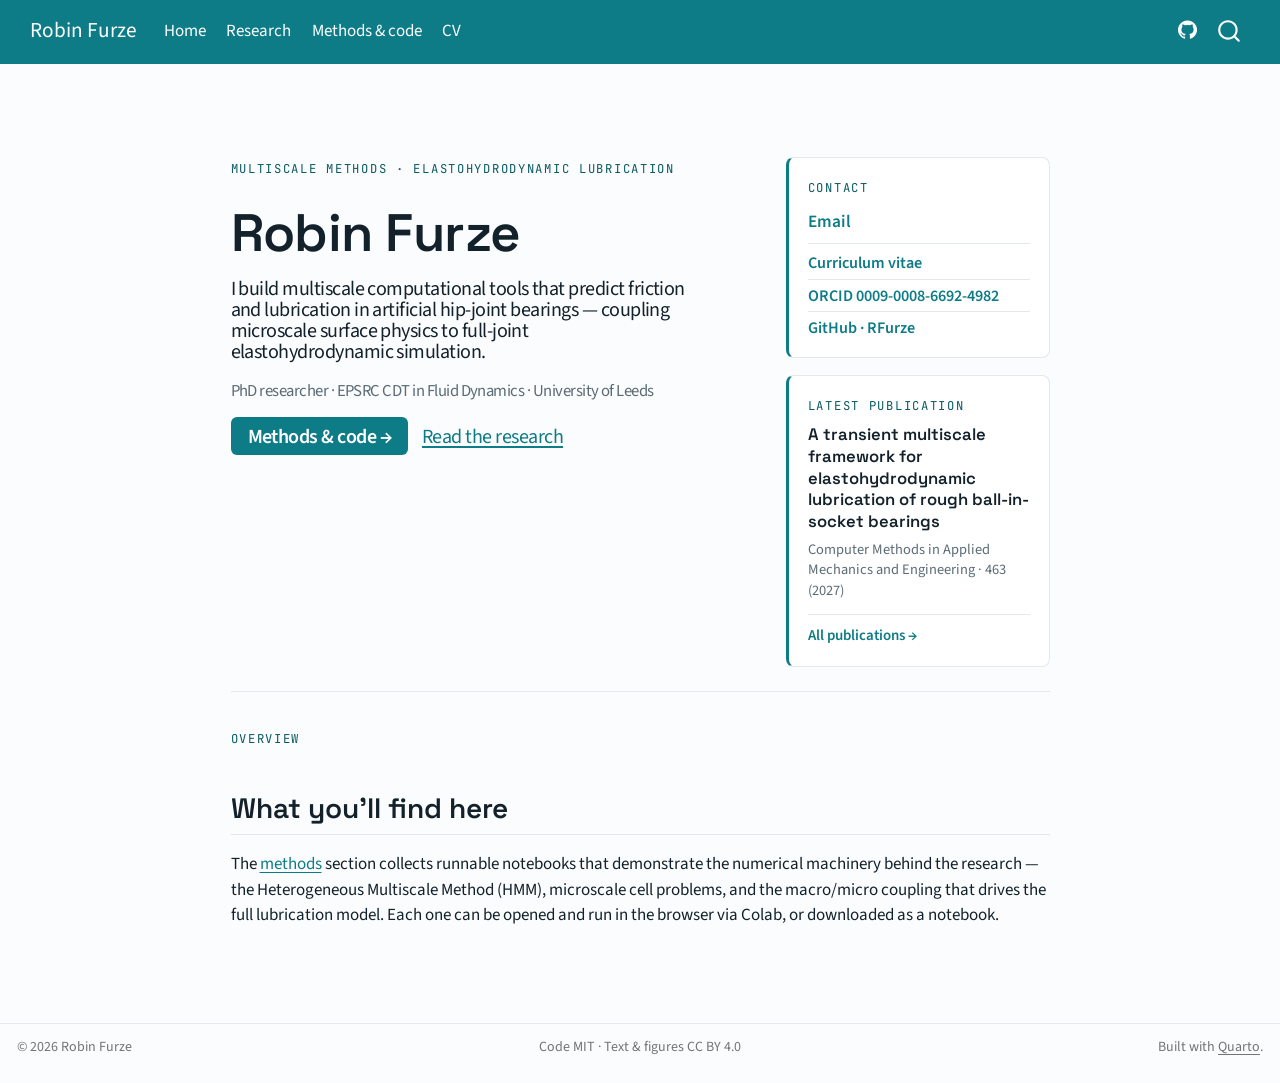
<file: index.html>
<!DOCTYPE html>
<html xmlns="http://www.w3.org/1999/xhtml" lang="en" xml:lang="en"><head>

<meta charset="utf-8">
<meta name="generator" content="quarto-1.10.18">

<meta name="viewport" content="width=device-width, initial-scale=1.0, user-scalable=yes">


<title>Robin Furze — Multiscale Methods – Robin Furze</title>
<style>
/* Default styles provided by pandoc.
** See https://pandoc.org/MANUAL.html#variables-for-html for config info.
*/
span.smallcaps{font-variant: small-caps;}
div.columns{display: flex; gap: 1.5em;}
div.column{flex: auto;}
@media screen {
div.columns{gap: min(4vw, 1.5em);}
div.column{overflow-x: auto;}
}
div.hanging-indent{margin-left: 1.5em; text-indent: -1.5em;}
ul.task-list{list-style: none;}
ul.task-list li input[type="checkbox"] {
  width: 0.8em;
  margin: 0 0.8em 0.2em -1em; /* quarto-specific, see https://github.com/quarto-dev/quarto-cli/issues/4556 */ 
  vertical-align: middle;
}
</style>


<script src="site_libs/quarto-nav/quarto-nav.js"></script>
<script src="site_libs/clipboard/clipboard.min.js"></script>
<script src="site_libs/quarto-search/autocomplete.umd.js"></script>
<script src="site_libs/quarto-search/fuse.min.js"></script>
<script src="site_libs/quarto-search/quarto-search.js"></script>
<meta name="quarto:offset" content="./">
<link href="./favicon.png" rel="icon" type="image/png">
<script src="site_libs/quarto-html/quarto.js" type="module"></script>
<script src="site_libs/quarto-html/tabsets/tabsets.js" type="module"></script>
<script src="site_libs/quarto-html/popper.min.js"></script>
<script src="site_libs/quarto-html/tippy.umd.min.js"></script>
<script src="site_libs/quarto-html/anchor.min.js"></script>
<link href="site_libs/quarto-html/tippy.css" rel="stylesheet">
<link href="site_libs/quarto-html/quarto-syntax-highlighting-73b0ff3878a4e6fc3716dc69a6aaefa3.css" rel="stylesheet" id="quarto-text-highlighting-styles">
<script src="site_libs/bootstrap/bootstrap.min.js"></script>
<link href="site_libs/bootstrap/bootstrap-icons.css" rel="stylesheet">
<link href="site_libs/bootstrap/bootstrap-d9f34b125ff9d04ad963c4672735be26.min.css" rel="stylesheet" append-hash="true" id="quarto-bootstrap" data-mode="light">
<script id="quarto-search-options" type="application/json">{
  "location": "navbar",
  "copy-button": false,
  "collapse-after": 3,
  "panel-placement": "end",
  "type": "overlay",
  "limit": 50,
  "keyboard-shortcut": [
    "f",
    "/",
    "s"
  ],
  "show-item-context": false,
  "language": {
    "search-no-results-text": "No results",
    "search-matching-documents-text": "matching documents",
    "search-copy-link-title": "Copy link to search",
    "search-hide-matches-text": "Hide additional matches",
    "search-more-match-text": "more match in this document",
    "search-more-matches-text": "more matches in this document",
    "search-clear-button-title": "Clear",
    "search-text-placeholder": "",
    "search-detached-cancel-button-title": "Cancel",
    "search-submit-button-title": "Submit",
    "search-label": "Search"
  }
}</script>
<link rel="apple-touch-icon" sizes="180x180" href="./apple-touch-icon.png">
<meta name="theme-color" content="#0E7C86">
<meta property="og:image:width" content="1200">
<meta property="og:image:height" content="630">
<link rel="preconnect" href="https://fonts.googleapis.com">
<link rel="preconnect" href="https://fonts.gstatic.com" crossorigin="">
<link href="https://fonts.googleapis.com/css2?family=JetBrains+Mono:wght@400;500&amp;family=Source+Sans+3:ital,wght@0,400;0,600;1,400&amp;family=Space+Grotesk:wght@500;600;700&amp;display=swap" rel="stylesheet">


<meta property="og:title" content="Robin Furze — Multiscale Methods">
<meta property="og:description" content="Multiscale computational tribology — friction &amp; lubrication in artificial hip joints.">
<meta property="og:image" content="https://rfurze.co.uk/og-card.png">
<meta property="og:site_name" content="Robin Furze">
<meta property="og:image:alt" content="Robin Furze — multiscale computational tribology, University of Leeds">
<meta property="og:locale" content="en_GB">
<meta name="twitter:title" content="Robin Furze — Multiscale Methods">
<meta name="twitter:description" content="Multiscale computational tribology — friction &amp; lubrication in artificial hip joints.">
<meta name="twitter:image" content="https://rfurze.co.uk/og-card.png">
<meta name="twitter:image:alt" content="Robin Furze — multiscale computational tribology, University of Leeds">
<meta name="twitter:card" content="summary_large_image">
</head>

<body class="nav-fixed fullcontent quarto-light">

<div id="quarto-search-results"></div>
  <header id="quarto-header" class="headroom fixed-top">
    <nav class="navbar navbar-expand-lg " data-bs-theme="dark">
      <div class="navbar-container container-fluid">
      <div class="navbar-brand-container mx-auto">
    <a class="navbar-brand" href="./index.html">
    <span class="navbar-title">Robin Furze</span>
    </a>
  </div>
            <div id="quarto-search" class="" title="Search"></div>
          <button class="navbar-toggler" type="button" data-bs-toggle="collapse" data-bs-target="#navbarCollapse" aria-controls="navbarCollapse" role="menu" aria-expanded="false" aria-label="Toggle navigation" onclick="if (window.quartoToggleHeadroom) { window.quartoToggleHeadroom(); }">
  <span class="navbar-toggler-icon"></span>
</button>
          <div class="collapse navbar-collapse" id="navbarCollapse">
            <ul class="navbar-nav navbar-nav-scroll me-auto">
  <li class="nav-item">
    <a class="nav-link active" href="./index.html" aria-current="page"> 
<span class="menu-text">Home</span></a>
  </li>  
  <li class="nav-item">
    <a class="nav-link" href="./research.html"> 
<span class="menu-text">Research</span></a>
  </li>  
  <li class="nav-item">
    <a class="nav-link" href="./methods/index.html"> 
<span class="menu-text">Methods &amp; code</span></a>
  </li>  
  <li class="nav-item">
    <a class="nav-link" href="./cv.html"> 
<span class="menu-text">CV</span></a>
  </li>  
</ul>
            <ul class="navbar-nav navbar-nav-scroll ms-auto">
  <li class="nav-item compact">
    <a class="nav-link" href="https://github.com/RFurze"> <i class="bi bi-github" role="img" aria-label="GitHub">
</i> 
<span class="menu-text"></span></a>
  </li>  
</ul>
          </div> <!-- /navcollapse -->
            <div class="quarto-navbar-tools">
</div>
      </div> <!-- /container-fluid -->
    </nav>
</header>
<!-- content -->
<div id="quarto-content" class="quarto-container page-columns page-rows-contents page-layout-article page-navbar">
<!-- sidebar -->
<!-- margin-sidebar -->
    
<!-- main -->
<main class="content" id="quarto-document-content"><header id="title-block-header" class="quarto-title-block"></header>




<div class="hero">
<div class="hero-main">
<p><span class="eyebrow">multiscale methods · elastohydrodynamic lubrication</span></p>
<section id="robin-furze" class="level1 hero-name">
<h1 class="hero-name">Robin Furze</h1>
<p>I build multiscale computational tools that predict friction and lubrication in artificial hip-joint bearings — coupling microscale surface physics to full-joint elastohydrodynamic simulation.</p>
<p><span class="hero-sub">PhD researcher · EPSRC CDT in Fluid Dynamics · University of Leeds</span></p>
<p><a href="./methods/index.html" class="btn-accent">Methods &amp; code →</a> &nbsp;&nbsp; <a href="./research.html">Read the research</a></p>
</section>
</div>
<div class="hero-side">
<div class="hero-card">
<p><span class="eyebrow">contact</span></p>
<p><a href="mailto:robin@rfurze.co.uk" class="hc-email">Email</a> <a href="./cv.html">Curriculum vitae</a> <a href="https://orcid.org/0009-0008-6692-4982">ORCID 0009-0008-6692-4982</a> <a href="https://github.com/RFurze">GitHub · RFurze</a></p>
</div>
<!--
  Newest publication, shown here so it is visible without scrolling or
  navigating. The full entry lives on research.qmd and the CV list in cv.qmd —
  when a paper lands, update all three (newest first).
-->
<div class="hero-pub">
<p><span class="eyebrow">latest publication</span></p>
<p><a href="https://doi.org/10.1016/j.cma.2026.119363" class="hp-title">A transient multiscale framework for elastohydrodynamic lubrication of rough ball-in-socket bearings</a></p>
<p><span class="hp-meta">Computer Methods in Applied Mechanics and Engineering · 463 (2027)</span></p>
<p><a href="./research.html#publications" class="hp-more">All publications →</a></p>
</div>
</div>
</div>
<p><span class="eyebrow">overview</span></p>
<section id="what-youll-find-here" class="level2">
<h2 class="anchored" data-anchor-id="what-youll-find-here">What you’ll find here</h2>
<p>The <a href="./methods/index.html">methods</a> section collects runnable notebooks that demonstrate the numerical machinery behind the research — the Heterogeneous Multiscale Method (HMM), microscale cell problems, and the macro/micro coupling that drives the full lubrication model. Each one can be opened and run in the browser via Colab, or downloaded as a notebook.</p>


</section>

</main> <!-- /main -->
<script id="quarto-html-after-body" type="application/javascript">
  window.document.addEventListener("DOMContentLoaded", function (event) {
    const icon = "";
    const anchorJS = new window.AnchorJS();
    anchorJS.options = {
      placement: 'right',
      icon: icon
    };
    anchorJS.add('.anchored');
    const isCodeAnnotation = (el) => {
      for (const clz of el.classList) {
        if (clz.startsWith('code-annotation-')) {                     
          return true;
        }
      }
      return false;
    }
    const onCopySuccess = function(e) {
      // button target
      const button = e.trigger;
      // don't keep focus
      button.blur();
      // flash "checked"
      button.classList.add('code-copy-button-checked');
      var currentTitle = button.getAttribute("title");
      button.setAttribute("title", "Copied!");
      let tooltip;
      if (window.bootstrap) {
        button.setAttribute("data-bs-toggle", "tooltip");
        button.setAttribute("data-bs-placement", "left");
        button.setAttribute("data-bs-title", "Copied!");
        tooltip = new bootstrap.Tooltip(button, 
          { trigger: "manual", 
            customClass: "code-copy-button-tooltip",
            offset: [0, -8]});
        tooltip.show();    
      }
      setTimeout(function() {
        if (tooltip) {
          tooltip.hide();
          button.removeAttribute("data-bs-title");
          button.removeAttribute("data-bs-toggle");
          button.removeAttribute("data-bs-placement");
        }
        button.setAttribute("title", currentTitle);
        button.classList.remove('code-copy-button-checked');
      }, 1000);
      // clear code selection
      e.clearSelection();
    }
    const getTextToCopy = function(trigger) {
      const outerScaffold = trigger.parentElement.cloneNode(true);
      const codeEl = outerScaffold.querySelector('code');
      for (const childEl of codeEl.children) {
        if (isCodeAnnotation(childEl)) {
          childEl.remove();
        }
      }
      return codeEl.innerText;
    }
    const clipboard = new window.ClipboardJS('.code-copy-button:not([data-in-quarto-modal])', {
      text: getTextToCopy
    });
    clipboard.on('success', onCopySuccess);
    if (window.document.getElementById('quarto-embedded-source-code-modal')) {
      const clipboardModal = new window.ClipboardJS('.code-copy-button[data-in-quarto-modal]', {
        text: getTextToCopy,
        container: window.document.getElementById('quarto-embedded-source-code-modal')
      });
      clipboardModal.on('success', onCopySuccess);
    }
      var localhostRegex = new RegExp(/^(?:http|https):\/\/localhost\:?[0-9]*\//);
      var mailtoRegex = new RegExp(/^mailto:/);
        var filterRegex = new RegExp("https:\/\/rfurze\.co\.uk");
      var isInternal = (href) => {
          return filterRegex.test(href) || localhostRegex.test(href) || mailtoRegex.test(href);
      }
      // Inspect non-navigation links and adorn them if external
     var links = window.document.querySelectorAll('a[href]:not(.nav-link):not(.navbar-brand):not(.toc-action):not(.sidebar-link):not(.sidebar-item-toggle):not(.pagination-link):not(.no-external):not([aria-hidden]):not(.dropdown-item):not(.quarto-navigation-tool):not(.about-link)');
      for (var i=0; i<links.length; i++) {
        const link = links[i];
        if (!isInternal(link.href)) {
          // undo the damage that might have been done by quarto-nav.js in the case of
          // links that we want to consider external
          if (link.dataset.originalHref !== undefined) {
            link.href = link.dataset.originalHref;
          }
        }
      }
    function tippyHover(el, contentFn, onTriggerFn, onUntriggerFn) {
      const config = {
        allowHTML: true,
        maxWidth: 500,
        delay: 100,
        arrow: false,
        appendTo: function(el) {
            return el.parentElement;
        },
        interactive: true,
        interactiveBorder: 10,
        theme: 'quarto',
        placement: 'bottom-start',
      };
      if (contentFn) {
        config.content = contentFn;
      }
      if (onTriggerFn) {
        config.onTrigger = onTriggerFn;
      }
      if (onUntriggerFn) {
        config.onUntrigger = onUntriggerFn;
      }
      window.tippy(el, config); 
    }
    const noterefs = window.document.querySelectorAll('a[role="doc-noteref"]');
    for (var i=0; i<noterefs.length; i++) {
      const ref = noterefs[i];
      tippyHover(ref, function() {
        // use id or data attribute instead here
        let href = ref.getAttribute('data-footnote-href') || ref.getAttribute('href');
        try { href = new URL(href).hash; } catch {}
        const id = href.replace(/^#\/?/, "");
        const note = window.document.getElementById(id);
        if (note) {
          return note.innerHTML;
        } else {
          return "";
        }
      });
    }
    const xrefs = window.document.querySelectorAll('a.quarto-xref');
    const processXRef = (id, note) => {
      // Strip column container classes
      const stripColumnClz = (el) => {
        el.classList.remove("page-full", "page-columns");
        if (el.children) {
          for (const child of el.children) {
            stripColumnClz(child);
          }
        }
      }
      stripColumnClz(note)
      if (id === null || id.startsWith('sec-')) {
        // Special case sections, only their first couple elements
        const container = document.createElement("div");
        if (note.children && note.children.length > 2) {
          container.appendChild(note.children[0].cloneNode(true));
          for (let i = 1; i < note.children.length; i++) {
            const child = note.children[i];
            if (child.tagName === "P" && child.innerText === "") {
              continue;
            } else {
              container.appendChild(child.cloneNode(true));
              break;
            }
          }
          if (window.Quarto?.typesetMath) {
            window.Quarto.typesetMath(container);
          }
          return container.innerHTML
        } else {
          if (window.Quarto?.typesetMath) {
            window.Quarto.typesetMath(note);
          }
          return note.innerHTML;
        }
      } else {
        // Remove any anchor links if they are present
        const anchorLink = note.querySelector('a.anchorjs-link');
        if (anchorLink) {
          anchorLink.remove();
        }
        if (window.Quarto?.typesetMath) {
          window.Quarto.typesetMath(note);
        }
        if (note.classList.contains("callout")) {
          return note.outerHTML;
        } else {
          return note.innerHTML;
        }
      }
    }
    for (var i=0; i<xrefs.length; i++) {
      const xref = xrefs[i];
      tippyHover(xref, undefined, function(instance) {
        instance.disable();
        let url = xref.getAttribute('href');
        let hash = undefined; 
        if (url.startsWith('#')) {
          hash = url;
        } else {
          try { hash = new URL(url).hash; } catch {}
        }
        if (hash) {
          const id = hash.replace(/^#\/?/, "");
          const note = window.document.getElementById(id);
          if (note !== null) {
            try {
              const html = processXRef(id, note.cloneNode(true));
              instance.setContent(html);
            } finally {
              instance.enable();
              instance.show();
            }
          } else {
            // See if we can fetch this
            fetch(url.split('#')[0])
            .then(res => res.text())
            .then(html => {
              const parser = new DOMParser();
              const htmlDoc = parser.parseFromString(html, "text/html");
              const note = htmlDoc.getElementById(id);
              if (note !== null) {
                const html = processXRef(id, note);
                instance.setContent(html);
              } 
            }).finally(() => {
              instance.enable();
              instance.show();
            });
          }
        } else {
          // See if we can fetch a full url (with no hash to target)
          // This is a special case and we should probably do some content thinning / targeting
          fetch(url)
          .then(res => res.text())
          .then(html => {
            const parser = new DOMParser();
            const htmlDoc = parser.parseFromString(html, "text/html");
            const note = htmlDoc.querySelector('main.content');
            if (note !== null) {
              // This should only happen for chapter cross references
              // (since there is no id in the URL)
              // remove the first header
              if (note.children.length > 0 && note.children[0].tagName === "HEADER") {
                note.children[0].remove();
              }
              const html = processXRef(null, note);
              instance.setContent(html);
            } 
          }).finally(() => {
            instance.enable();
            instance.show();
          });
        }
      }, function(instance) {
      });
    }
        let selectedAnnoteEl;
        const selectorForAnnotation = ( cell, annotation) => {
          let cellAttr = 'data-code-cell="' + cell + '"';
          let lineAttr = 'data-code-annotation="' +  annotation + '"';
          const selector = 'span[' + cellAttr + '][' + lineAttr + ']';
          return selector;
        }
        const selectCodeLines = (annoteEl) => {
          const doc = window.document;
          const targetCell = annoteEl.getAttribute("data-target-cell");
          const targetAnnotation = annoteEl.getAttribute("data-target-annotation");
          const annoteSpan = window.document.querySelector(selectorForAnnotation(targetCell, targetAnnotation));
          const lines = annoteSpan.getAttribute("data-code-lines").split(",");
          const lineIds = lines.map((line) => {
            return targetCell + "-" + line;
          })
          let top = null;
          let height = null;
          let parent = null;
          if (lineIds.length > 0) {
              //compute the position of the single el (top and bottom and make a div)
              const el = window.document.getElementById(lineIds[0]);
              top = el.offsetTop;
              height = el.offsetHeight;
              parent = el.parentElement.parentElement;
            if (lineIds.length > 1) {
              const lastEl = window.document.getElementById(lineIds[lineIds.length - 1]);
              const bottom = lastEl.offsetTop + lastEl.offsetHeight;
              height = bottom - top;
            }
            if (top !== null && height !== null && parent !== null) {
              // cook up a div (if necessary) and position it 
              let div = window.document.getElementById("code-annotation-line-highlight");
              if (div === null) {
                div = window.document.createElement("div");
                div.setAttribute("id", "code-annotation-line-highlight");
                div.style.position = 'absolute';
                parent.appendChild(div);
              }
              div.style.top = top - 2 + "px";
              div.style.height = height + 4 + "px";
              div.style.left = 0;
              let gutterDiv = window.document.getElementById("code-annotation-line-highlight-gutter");
              if (gutterDiv === null) {
                gutterDiv = window.document.createElement("div");
                gutterDiv.setAttribute("id", "code-annotation-line-highlight-gutter");
                gutterDiv.style.position = 'absolute';
                const codeCell = window.document.getElementById(targetCell);
                const gutter = codeCell.querySelector('.code-annotation-gutter');
                gutter.appendChild(gutterDiv);
              }
              gutterDiv.style.top = top - 2 + "px";
              gutterDiv.style.height = height + 4 + "px";
            }
            selectedAnnoteEl = annoteEl;
          }
        };
        const unselectCodeLines = () => {
          const elementsIds = ["code-annotation-line-highlight", "code-annotation-line-highlight-gutter"];
          elementsIds.forEach((elId) => {
            const div = window.document.getElementById(elId);
            if (div) {
              div.remove();
            }
          });
          selectedAnnoteEl = undefined;
        };
          // Handle positioning of the toggle
      window.addEventListener(
        "resize",
        throttle(() => {
          elRect = undefined;
          if (selectedAnnoteEl) {
            selectCodeLines(selectedAnnoteEl);
          }
        }, 10)
      );
      function throttle(fn, ms) {
      let throttle = false;
      let timer;
        return (...args) => {
          if(!throttle) { // first call gets through
              fn.apply(this, args);
              throttle = true;
          } else { // all the others get throttled
              if(timer) clearTimeout(timer); // cancel #2
              timer = setTimeout(() => {
                fn.apply(this, args);
                timer = throttle = false;
              }, ms);
          }
        };
      }
        // Attach click handler to the DT
        const annoteDls = window.document.querySelectorAll('dt[data-target-cell]');
        for (const annoteDlNode of annoteDls) {
          annoteDlNode.addEventListener('click', (event) => {
            const clickedEl = event.target;
            if (clickedEl !== selectedAnnoteEl) {
              unselectCodeLines();
              const activeEl = window.document.querySelector('dt[data-target-cell].code-annotation-active');
              if (activeEl) {
                activeEl.classList.remove('code-annotation-active');
              }
              selectCodeLines(clickedEl);
              clickedEl.classList.add('code-annotation-active');
            } else {
              // Unselect the line
              unselectCodeLines();
              clickedEl.classList.remove('code-annotation-active');
            }
          });
        }
    const findCites = (el) => {
      const parentEl = el.parentElement;
      if (parentEl) {
        const cites = parentEl.dataset.cites;
        if (cites) {
          return {
            el,
            cites: cites.split(' ')
          };
        } else {
          return findCites(el.parentElement)
        }
      } else {
        return undefined;
      }
    };
    var bibliorefs = window.document.querySelectorAll('a[role="doc-biblioref"]');
    for (var i=0; i<bibliorefs.length; i++) {
      const ref = bibliorefs[i];
      const citeInfo = findCites(ref);
      if (citeInfo) {
        tippyHover(citeInfo.el, function() {
          var popup = window.document.createElement('div');
          citeInfo.cites.forEach(function(cite) {
            var citeDiv = window.document.createElement('div');
            citeDiv.classList.add('hanging-indent');
            citeDiv.classList.add('csl-entry');
            var biblioDiv = window.document.getElementById('ref-' + cite);
            if (biblioDiv) {
              citeDiv.innerHTML = biblioDiv.innerHTML;
            }
            popup.appendChild(citeDiv);
          });
          return popup.innerHTML;
        });
      }
    }
  });
  </script>
</div> <!-- /content -->
<footer class="footer">
  <div class="nav-footer">
    <div class="nav-footer-left">
<p>© 2026 Robin Furze</p>
</div>   
    <div class="nav-footer-center">
      <ul class="footer-items list-unstyled">
    <li class="nav-item">
    <a class="nav-link" href="./licence.html">
<p>Code MIT · Text &amp; figures CC BY 4.0</p>
</a>
  </li>  
</ul>
    </div>
    <div class="nav-footer-right">
<p>Built with <a href="https://quarto.org">Quarto</a>.</p>
</div>
  </div>
</footer>




</body></html>
</file>
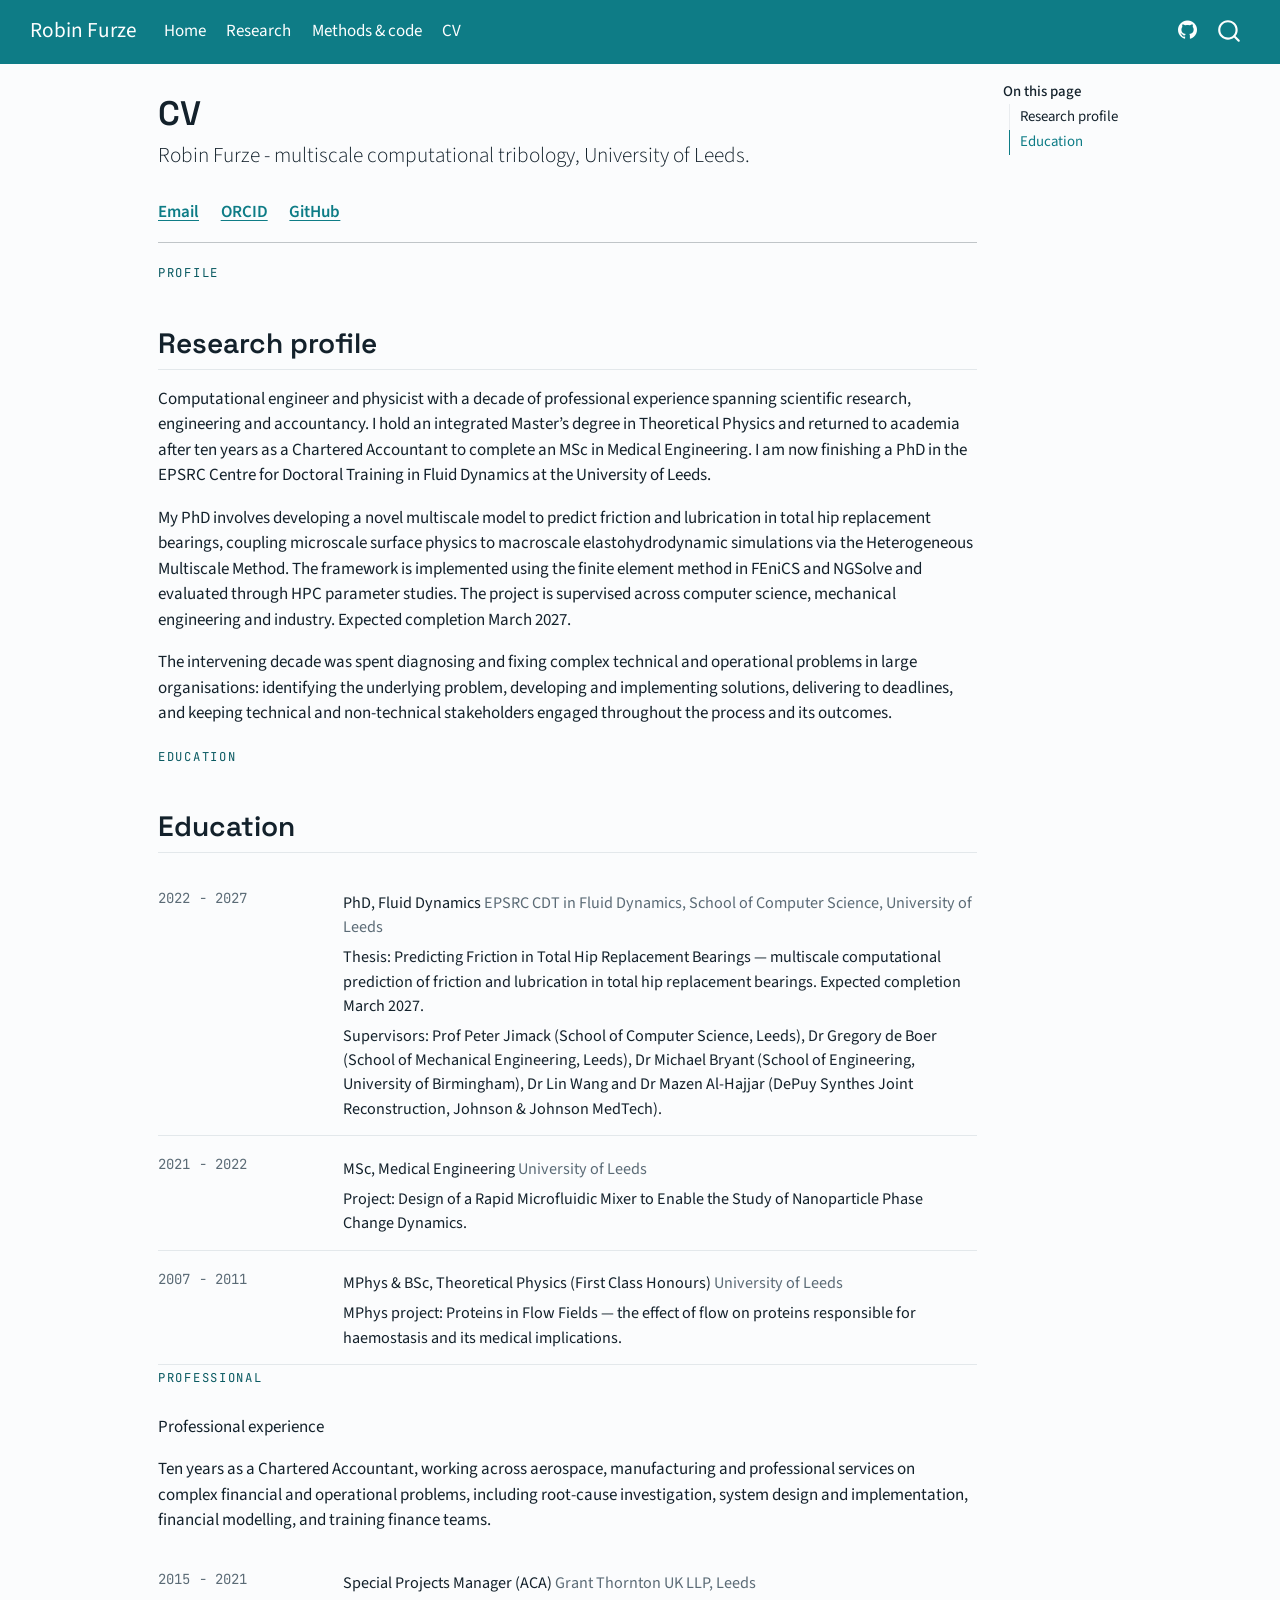
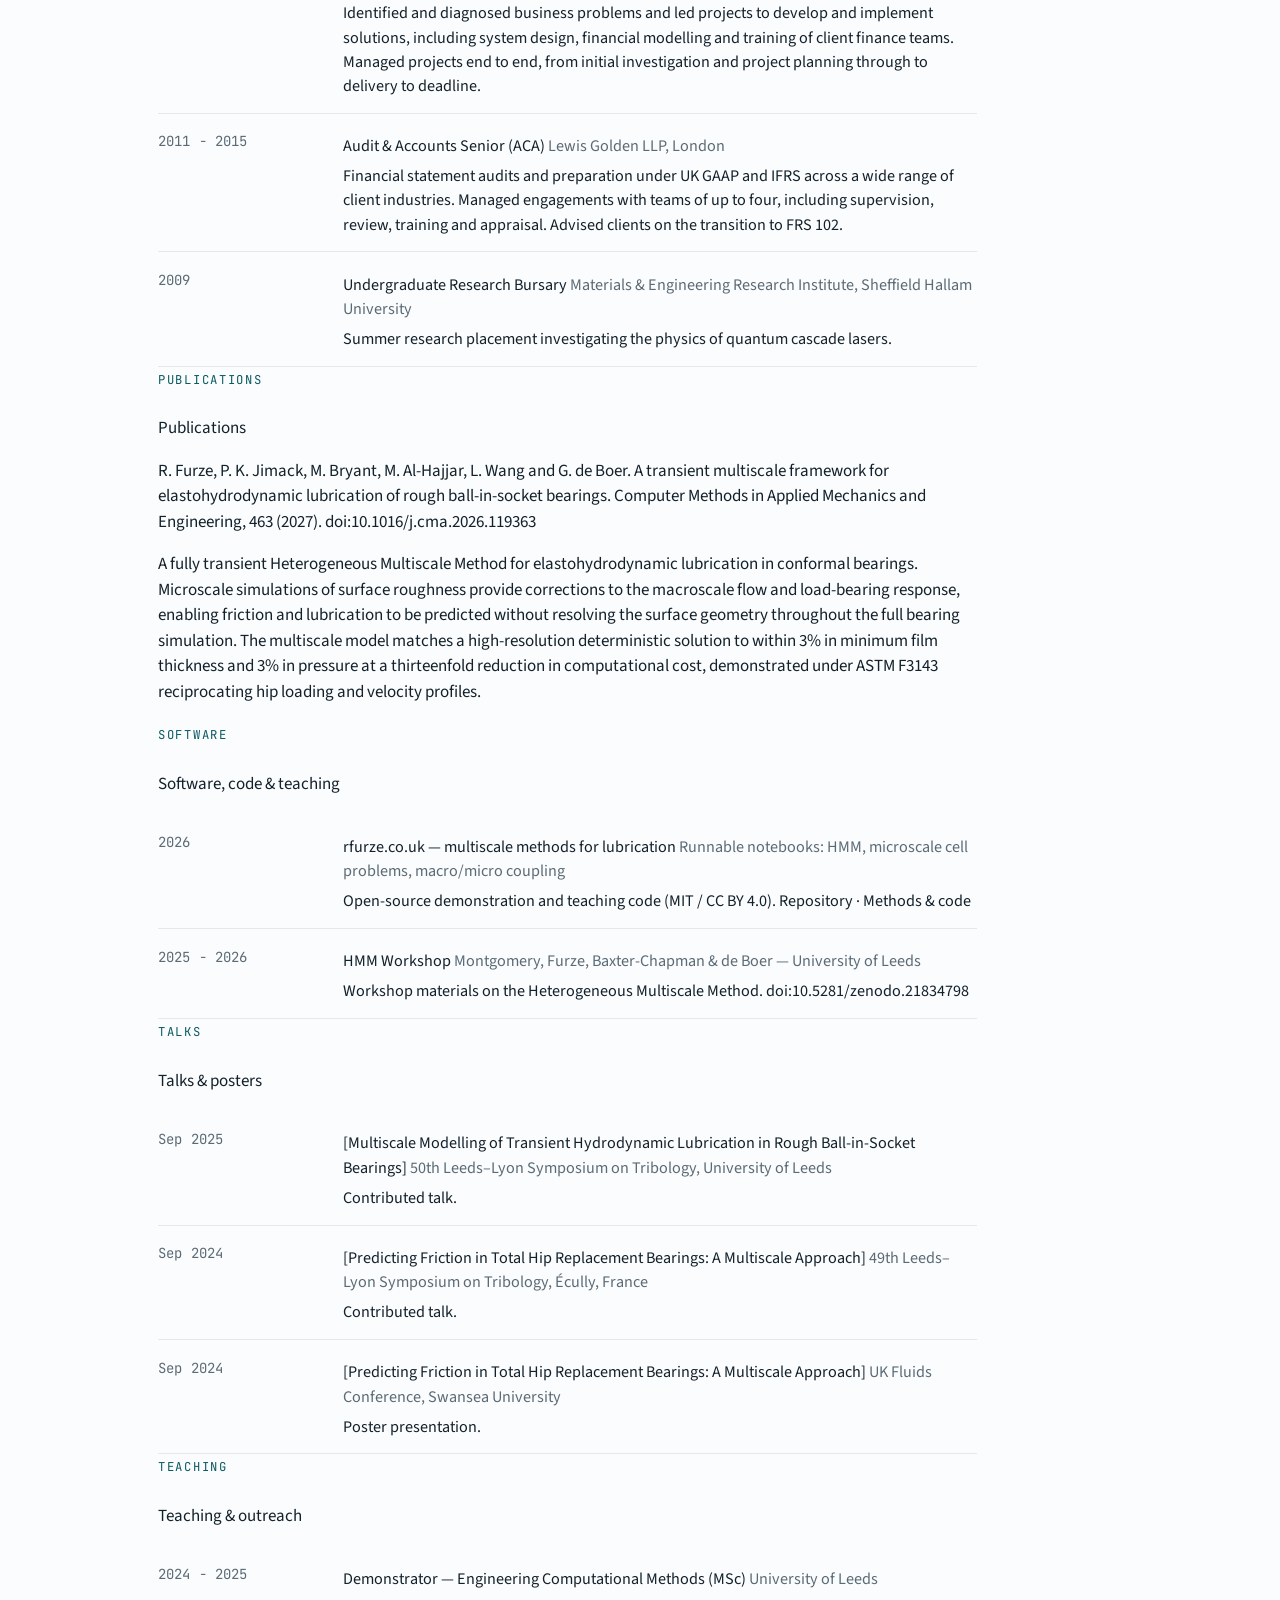
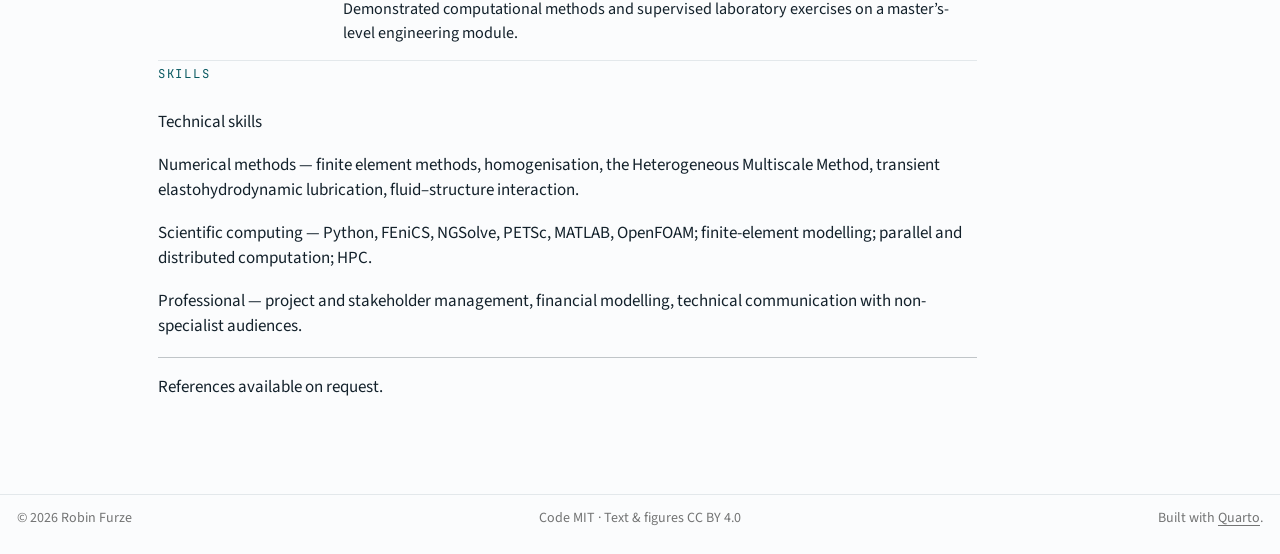
<file: cv.html>
<!DOCTYPE html>
<html xmlns="http://www.w3.org/1999/xhtml" lang="en" xml:lang="en"><head>

<meta charset="utf-8">
<meta name="generator" content="quarto-1.10.18">

<meta name="viewport" content="width=device-width, initial-scale=1.0, user-scalable=yes">


<title>CV – Robin Furze</title>
<style>
/* Default styles provided by pandoc.
** See https://pandoc.org/MANUAL.html#variables-for-html for config info.
*/
span.smallcaps{font-variant: small-caps;}
div.columns{display: flex; gap: 1.5em;}
div.column{flex: auto;}
@media screen {
div.columns{gap: min(4vw, 1.5em);}
div.column{overflow-x: auto;}
}
div.hanging-indent{margin-left: 1.5em; text-indent: -1.5em;}
ul.task-list{list-style: none;}
ul.task-list li input[type="checkbox"] {
  width: 0.8em;
  margin: 0 0.8em 0.2em -1em; /* quarto-specific, see https://github.com/quarto-dev/quarto-cli/issues/4556 */ 
  vertical-align: middle;
}
</style>


<script src="site_libs/quarto-nav/quarto-nav.js"></script>
<script src="site_libs/clipboard/clipboard.min.js"></script>
<script src="site_libs/quarto-search/autocomplete.umd.js"></script>
<script src="site_libs/quarto-search/fuse.min.js"></script>
<script src="site_libs/quarto-search/quarto-search.js"></script>
<meta name="quarto:offset" content="./">
<link href="./favicon.png" rel="icon" type="image/png">
<script src="site_libs/quarto-html/quarto.js" type="module"></script>
<script src="site_libs/quarto-html/tabsets/tabsets.js" type="module"></script>
<script src="site_libs/quarto-html/popper.min.js"></script>
<script src="site_libs/quarto-html/tippy.umd.min.js"></script>
<script src="site_libs/quarto-html/anchor.min.js"></script>
<link href="site_libs/quarto-html/tippy.css" rel="stylesheet">
<link href="site_libs/quarto-html/quarto-syntax-highlighting-73b0ff3878a4e6fc3716dc69a6aaefa3.css" rel="stylesheet" id="quarto-text-highlighting-styles">
<script src="site_libs/bootstrap/bootstrap.min.js"></script>
<link href="site_libs/bootstrap/bootstrap-icons.css" rel="stylesheet">
<link href="site_libs/bootstrap/bootstrap-d9f34b125ff9d04ad963c4672735be26.min.css" rel="stylesheet" append-hash="true" id="quarto-bootstrap" data-mode="light">
<script id="quarto-search-options" type="application/json">{
  "location": "navbar",
  "copy-button": false,
  "collapse-after": 3,
  "panel-placement": "end",
  "type": "overlay",
  "limit": 50,
  "keyboard-shortcut": [
    "f",
    "/",
    "s"
  ],
  "show-item-context": false,
  "language": {
    "search-no-results-text": "No results",
    "search-matching-documents-text": "matching documents",
    "search-copy-link-title": "Copy link to search",
    "search-hide-matches-text": "Hide additional matches",
    "search-more-match-text": "more match in this document",
    "search-more-matches-text": "more matches in this document",
    "search-clear-button-title": "Clear",
    "search-text-placeholder": "",
    "search-detached-cancel-button-title": "Cancel",
    "search-submit-button-title": "Submit",
    "search-label": "Search"
  }
}</script>
<link rel="apple-touch-icon" sizes="180x180" href="./apple-touch-icon.png">
<meta name="theme-color" content="#0E7C86">
<meta property="og:image:width" content="1200">
<meta property="og:image:height" content="630">
<link rel="preconnect" href="https://fonts.googleapis.com">
<link rel="preconnect" href="https://fonts.gstatic.com" crossorigin="">
<link href="https://fonts.googleapis.com/css2?family=JetBrains+Mono:wght@400;500&amp;family=Source+Sans+3:ital,wght@0,400;0,600;1,400&amp;family=Space+Grotesk:wght@500;600;700&amp;display=swap" rel="stylesheet">


<meta property="og:title" content="CV – Robin Furze">
<meta property="og:description" content="Robin Furze - multiscale computational tribology, University of Leeds.">
<meta property="og:image" content="https://rfurze.co.uk/og-card.png">
<meta property="og:site_name" content="Robin Furze">
<meta property="og:image:alt" content="Robin Furze — multiscale computational tribology, University of Leeds">
<meta property="og:locale" content="en_GB">
<meta name="twitter:title" content="CV – Robin Furze">
<meta name="twitter:description" content="Robin Furze - multiscale computational tribology, University of Leeds.">
<meta name="twitter:image" content="https://rfurze.co.uk/og-card.png">
<meta name="twitter:image:alt" content="Robin Furze — multiscale computational tribology, University of Leeds">
<meta name="twitter:card" content="summary_large_image">
</head>

<body class="nav-fixed quarto-light">

<div id="quarto-search-results"></div>
  <header id="quarto-header" class="headroom fixed-top">
    <nav class="navbar navbar-expand-lg " data-bs-theme="dark">
      <div class="navbar-container container-fluid">
      <div class="navbar-brand-container mx-auto">
    <a class="navbar-brand" href="./index.html">
    <span class="navbar-title">Robin Furze</span>
    </a>
  </div>
            <div id="quarto-search" class="" title="Search"></div>
          <button class="navbar-toggler" type="button" data-bs-toggle="collapse" data-bs-target="#navbarCollapse" aria-controls="navbarCollapse" role="menu" aria-expanded="false" aria-label="Toggle navigation" onclick="if (window.quartoToggleHeadroom) { window.quartoToggleHeadroom(); }">
  <span class="navbar-toggler-icon"></span>
</button>
          <div class="collapse navbar-collapse" id="navbarCollapse">
            <ul class="navbar-nav navbar-nav-scroll me-auto">
  <li class="nav-item">
    <a class="nav-link" href="./index.html"> 
<span class="menu-text">Home</span></a>
  </li>  
  <li class="nav-item">
    <a class="nav-link" href="./research.html"> 
<span class="menu-text">Research</span></a>
  </li>  
  <li class="nav-item">
    <a class="nav-link" href="./methods/index.html"> 
<span class="menu-text">Methods &amp; code</span></a>
  </li>  
  <li class="nav-item">
    <a class="nav-link active" href="./cv.html" aria-current="page"> 
<span class="menu-text">CV</span></a>
  </li>  
</ul>
            <ul class="navbar-nav navbar-nav-scroll ms-auto">
  <li class="nav-item compact">
    <a class="nav-link" href="https://github.com/RFurze"> <i class="bi bi-github" role="img" aria-label="GitHub">
</i> 
<span class="menu-text"></span></a>
  </li>  
</ul>
          </div> <!-- /navcollapse -->
            <div class="quarto-navbar-tools">
</div>
      </div> <!-- /container-fluid -->
    </nav>
</header>
<!-- content -->
<div id="quarto-content" class="quarto-container page-columns page-rows-contents page-layout-article page-navbar">
<!-- sidebar -->
<!-- margin-sidebar -->
    <div id="quarto-margin-sidebar" class="sidebar margin-sidebar">
        <nav id="TOC" role="doc-toc" class="toc-active">
    <h2 id="toc-title">On this page</h2>
   
  <ul class="collapse">
  <li><a href="#research-profile" id="toc-research-profile" class="nav-link active" data-scroll-target="#research-profile">Research profile</a></li>
  <li><a href="#education" id="toc-education" class="nav-link" data-scroll-target="#education">Education</a></li>
  </ul>
</nav>
    </div>
<!-- main -->
<main class="content" id="quarto-document-content">

<header id="title-block-header" class="quarto-title-block default">
<div class="quarto-title">
<h1 class="title">CV</h1>
<p class="subtitle lead">Robin Furze - multiscale computational tribology, University of Leeds.</p>
</div>



<div class="quarto-title-meta">

    
  
    
  </div>
  


</header>


<!--
  Entry shape:
    ::: {.cv-entry}
    ::: {.cv-when}   2022 - 2026   :::
    ::: {.cv-what}
    **Title**
    [Institution]{.cv-where}
    Optional detail.
    :::
    :::
-->
<div class="contact">
<p><a href="mailto:robin@rfurze.co.uk">Email</a> <a href="https://orcid.org/0009-0008-6692-4982">ORCID</a> <a href="https://github.com/RFurze">GitHub</a></p>
</div>
<hr>
<p><span class="eyebrow">profile</span></p>
<section id="research-profile" class="level2">
<h2 class="anchored" data-anchor-id="research-profile">Research profile</h2>
<p>Computational engineer and physicist with a decade of professional experience spanning scientific research, engineering and accountancy. I hold an integrated Master’s degree in Theoretical Physics and returned to academia after ten years as a Chartered Accountant to complete an MSc in Medical Engineering. I am now finishing a PhD in the EPSRC Centre for Doctoral Training in Fluid Dynamics at the University of Leeds.</p>
<p>My PhD involves developing a novel multiscale model to predict friction and lubrication in total hip replacement bearings, coupling microscale surface physics to macroscale elastohydrodynamic simulations via the Heterogeneous Multiscale Method. The framework is implemented using the finite element method in FEniCS and NGSolve and evaluated through HPC parameter studies. The project is supervised across computer science, mechanical engineering and industry. Expected completion March 2027.</p>
<p>The intervening decade was spent diagnosing and fixing complex technical and operational problems in large organisations: identifying the underlying problem, developing and implementing solutions, delivering to deadlines, and keeping technical and non-technical stakeholders engaged throughout the process and its outcomes.</p>
<p><span class="eyebrow">education</span></p>
</section>
<section id="education" class="level2">
<h2 class="anchored" data-anchor-id="education">Education</h2>
<div class="cv-entry">
<div class="cv-when">
<p>2022 - 2027</p>
</div>
<div class="cv-what">
<p>PhD, Fluid Dynamics <span class="cv-where">EPSRC CDT in Fluid Dynamics, School of Computer Science, University of Leeds</span></p>
<p>Thesis: Predicting Friction in Total Hip Replacement Bearings — multiscale computational prediction of friction and lubrication in total hip replacement bearings. Expected completion March 2027.</p>
<p>Supervisors: Prof Peter Jimack (School of Computer Science, Leeds), Dr Gregory de Boer (School of Mechanical Engineering, Leeds), Dr Michael Bryant (School of Engineering, University of Birmingham), Dr Lin Wang and Dr Mazen Al-Hajjar (DePuy Synthes Joint Reconstruction, Johnson &amp; Johnson MedTech).</p>
</div>
</div>
<div class="cv-entry">
<div class="cv-when">
<p>2021 - 2022</p>
</div>
<div class="cv-what">
<p>MSc, Medical Engineering <span class="cv-where">University of Leeds</span></p>
<p>Project: Design of a Rapid Microfluidic Mixer to Enable the Study of Nanoparticle Phase Change Dynamics.</p>
</div>
</div>
<div class="cv-entry">
<div class="cv-when">
<p>2007 - 2011</p>
</div>
<div class="cv-what">
<p>MPhys &amp; BSc, Theoretical Physics (First Class Honours) <span class="cv-where">University of Leeds</span></p>
<p>MPhys project: Proteins in Flow Fields — the effect of flow on proteins responsible for haemostasis and its medical implications.</p>
</div>
</div>
<p><span class="eyebrow">professional</span></p>
<p>Professional experience</p>
<p>Ten years as a Chartered Accountant, working across aerospace, manufacturing and professional services on complex financial and operational problems, including root-cause investigation, system design and implementation, financial modelling, and training finance teams.</p>
<div class="cv-entry">
<div class="cv-when">
<p>2015 - 2021</p>
</div>
<div class="cv-what">
<p>Special Projects Manager (ACA) <span class="cv-where">Grant Thornton UK LLP, Leeds</span></p>
<p>Identified and diagnosed business problems and led projects to develop and implement solutions, including system design, financial modelling and training of client finance teams. Managed projects end to end, from initial investigation and project planning through to delivery to deadline.</p>
</div>
</div>
<div class="cv-entry">
<div class="cv-when">
<p>2011 - 2015</p>
</div>
<div class="cv-what">
<p>Audit &amp; Accounts Senior (ACA) <span class="cv-where">Lewis Golden LLP, London</span></p>
<p>Financial statement audits and preparation under UK GAAP and IFRS across a wide range of client industries. Managed engagements with teams of up to four, including supervision, review, training and appraisal. Advised clients on the transition to FRS 102.</p>
</div>
</div>
<div class="cv-entry">
<div class="cv-when">
<p>2009</p>
</div>
<div class="cv-what">
<p>Undergraduate Research Bursary <span class="cv-where">Materials &amp; Engineering Research Institute, Sheffield Hallam University</span></p>
<p>Summer research placement investigating the physics of quantum cascade lasers.</p>
</div>
</div>
<p><span class="eyebrow">publications</span></p>
<p>Publications</p>
<p>R. Furze, P. K. Jimack, M. Bryant, M. Al-Hajjar, L. Wang and G. de Boer. A transient multiscale framework for elastohydrodynamic lubrication of rough ball-in-socket bearings. Computer Methods in Applied Mechanics and Engineering, 463 (2027). doi:10.1016/j.cma.2026.119363</p>
<p>A fully transient Heterogeneous Multiscale Method for elastohydrodynamic lubrication in conformal bearings. Microscale simulations of surface roughness provide corrections to the macroscale flow and load-bearing response, enabling friction and lubrication to be predicted without resolving the surface geometry throughout the full bearing simulation. The multiscale model matches a high-resolution deterministic solution to within 3% in minimum film thickness and 3% in pressure at a thirteenfold reduction in computational cost, demonstrated under ASTM F3143 reciprocating hip loading and velocity profiles.</p>
<p><span class="eyebrow">software</span></p>
<p>Software, code &amp; teaching</p>
<div class="cv-entry">
<div class="cv-when">
<p>2026</p>
</div>
<div class="cv-what">
<p>rfurze.co.uk — multiscale methods for lubrication <span class="cv-where">Runnable notebooks: HMM, microscale cell problems, macro/micro coupling</span></p>
<p>Open-source demonstration and teaching code (MIT / CC BY 4.0). Repository · Methods &amp; code</p>
</div>
</div>
<div class="cv-entry">
<div class="cv-when">
<p>2025 - 2026</p>
</div>
<div class="cv-what">
<p>HMM Workshop <span class="cv-where">Montgomery, Furze, Baxter-Chapman &amp; de Boer — University of Leeds</span></p>
<p>Workshop materials on the Heterogeneous Multiscale Method. doi:10.5281/zenodo.21834798</p>
</div>
</div>
<p><span class="eyebrow">talks</span></p>
<p>Talks &amp; posters</p>
<div class="cv-entry">
<div class="cv-when">
<p>Sep 2025</p>
</div>
<div class="cv-what">
<p>[Multiscale Modelling of Transient Hydrodynamic Lubrication in Rough Ball-in-Socket Bearings] <span class="cv-where">50th Leeds–Lyon Symposium on Tribology, University of Leeds</span></p>
<p>Contributed talk.</p>
</div>
</div>
<div class="cv-entry">
<div class="cv-when">
<p>Sep 2024</p>
</div>
<div class="cv-what">
<p>[Predicting Friction in Total Hip Replacement Bearings: A Multiscale Approach] <span class="cv-where">49th Leeds–Lyon Symposium on Tribology, Écully, France</span></p>
<p>Contributed talk.</p>
</div>
</div>
<div class="cv-entry">
<div class="cv-when">
<p>Sep 2024</p>
</div>
<div class="cv-what">
<p>[Predicting Friction in Total Hip Replacement Bearings: A Multiscale Approach] <span class="cv-where">UK Fluids Conference, Swansea University</span></p>
<p>Poster presentation.</p>
</div>
</div>
<p><span class="eyebrow">teaching</span></p>
<p>Teaching &amp; outreach</p>
<div class="cv-entry">
<div class="cv-when">
<p>2024 - 2025</p>
</div>
<div class="cv-what">
<p>Demonstrator — Engineering Computational Methods (MSc) <span class="cv-where">University of Leeds</span></p>
<p>Demonstrated computational methods and supervised laboratory exercises on a master’s-level engineering module.</p>
</div>
</div>
<p><span class="eyebrow">skills</span></p>
<p>Technical skills</p>
<p>Numerical methods — finite element methods, homogenisation, the Heterogeneous Multiscale Method, transient elastohydrodynamic lubrication, fluid–structure interaction.</p>
<p>Scientific computing — Python, FEniCS, NGSolve, PETSc, MATLAB, OpenFOAM; finite-element modelling; parallel and distributed computation; HPC.</p>
<p>Professional — project and stakeholder management, financial modelling, technical communication with non-specialist audiences.</p>
<hr>
<p>References available on request.</p>


</section>

</main> <!-- /main -->
<script id="quarto-html-after-body" type="application/javascript">
  window.document.addEventListener("DOMContentLoaded", function (event) {
    const icon = "";
    const anchorJS = new window.AnchorJS();
    anchorJS.options = {
      placement: 'right',
      icon: icon
    };
    anchorJS.add('.anchored');
    const isCodeAnnotation = (el) => {
      for (const clz of el.classList) {
        if (clz.startsWith('code-annotation-')) {                     
          return true;
        }
      }
      return false;
    }
    const onCopySuccess = function(e) {
      // button target
      const button = e.trigger;
      // don't keep focus
      button.blur();
      // flash "checked"
      button.classList.add('code-copy-button-checked');
      var currentTitle = button.getAttribute("title");
      button.setAttribute("title", "Copied!");
      let tooltip;
      if (window.bootstrap) {
        button.setAttribute("data-bs-toggle", "tooltip");
        button.setAttribute("data-bs-placement", "left");
        button.setAttribute("data-bs-title", "Copied!");
        tooltip = new bootstrap.Tooltip(button, 
          { trigger: "manual", 
            customClass: "code-copy-button-tooltip",
            offset: [0, -8]});
        tooltip.show();    
      }
      setTimeout(function() {
        if (tooltip) {
          tooltip.hide();
          button.removeAttribute("data-bs-title");
          button.removeAttribute("data-bs-toggle");
          button.removeAttribute("data-bs-placement");
        }
        button.setAttribute("title", currentTitle);
        button.classList.remove('code-copy-button-checked');
      }, 1000);
      // clear code selection
      e.clearSelection();
    }
    const getTextToCopy = function(trigger) {
      const outerScaffold = trigger.parentElement.cloneNode(true);
      const codeEl = outerScaffold.querySelector('code');
      for (const childEl of codeEl.children) {
        if (isCodeAnnotation(childEl)) {
          childEl.remove();
        }
      }
      return codeEl.innerText;
    }
    const clipboard = new window.ClipboardJS('.code-copy-button:not([data-in-quarto-modal])', {
      text: getTextToCopy
    });
    clipboard.on('success', onCopySuccess);
    if (window.document.getElementById('quarto-embedded-source-code-modal')) {
      const clipboardModal = new window.ClipboardJS('.code-copy-button[data-in-quarto-modal]', {
        text: getTextToCopy,
        container: window.document.getElementById('quarto-embedded-source-code-modal')
      });
      clipboardModal.on('success', onCopySuccess);
    }
      var localhostRegex = new RegExp(/^(?:http|https):\/\/localhost\:?[0-9]*\//);
      var mailtoRegex = new RegExp(/^mailto:/);
        var filterRegex = new RegExp("https:\/\/rfurze\.co\.uk");
      var isInternal = (href) => {
          return filterRegex.test(href) || localhostRegex.test(href) || mailtoRegex.test(href);
      }
      // Inspect non-navigation links and adorn them if external
     var links = window.document.querySelectorAll('a[href]:not(.nav-link):not(.navbar-brand):not(.toc-action):not(.sidebar-link):not(.sidebar-item-toggle):not(.pagination-link):not(.no-external):not([aria-hidden]):not(.dropdown-item):not(.quarto-navigation-tool):not(.about-link)');
      for (var i=0; i<links.length; i++) {
        const link = links[i];
        if (!isInternal(link.href)) {
          // undo the damage that might have been done by quarto-nav.js in the case of
          // links that we want to consider external
          if (link.dataset.originalHref !== undefined) {
            link.href = link.dataset.originalHref;
          }
        }
      }
    function tippyHover(el, contentFn, onTriggerFn, onUntriggerFn) {
      const config = {
        allowHTML: true,
        maxWidth: 500,
        delay: 100,
        arrow: false,
        appendTo: function(el) {
            return el.parentElement;
        },
        interactive: true,
        interactiveBorder: 10,
        theme: 'quarto',
        placement: 'bottom-start',
      };
      if (contentFn) {
        config.content = contentFn;
      }
      if (onTriggerFn) {
        config.onTrigger = onTriggerFn;
      }
      if (onUntriggerFn) {
        config.onUntrigger = onUntriggerFn;
      }
      window.tippy(el, config); 
    }
    const noterefs = window.document.querySelectorAll('a[role="doc-noteref"]');
    for (var i=0; i<noterefs.length; i++) {
      const ref = noterefs[i];
      tippyHover(ref, function() {
        // use id or data attribute instead here
        let href = ref.getAttribute('data-footnote-href') || ref.getAttribute('href');
        try { href = new URL(href).hash; } catch {}
        const id = href.replace(/^#\/?/, "");
        const note = window.document.getElementById(id);
        if (note) {
          return note.innerHTML;
        } else {
          return "";
        }
      });
    }
    const xrefs = window.document.querySelectorAll('a.quarto-xref');
    const processXRef = (id, note) => {
      // Strip column container classes
      const stripColumnClz = (el) => {
        el.classList.remove("page-full", "page-columns");
        if (el.children) {
          for (const child of el.children) {
            stripColumnClz(child);
          }
        }
      }
      stripColumnClz(note)
      if (id === null || id.startsWith('sec-')) {
        // Special case sections, only their first couple elements
        const container = document.createElement("div");
        if (note.children && note.children.length > 2) {
          container.appendChild(note.children[0].cloneNode(true));
          for (let i = 1; i < note.children.length; i++) {
            const child = note.children[i];
            if (child.tagName === "P" && child.innerText === "") {
              continue;
            } else {
              container.appendChild(child.cloneNode(true));
              break;
            }
          }
          if (window.Quarto?.typesetMath) {
            window.Quarto.typesetMath(container);
          }
          return container.innerHTML
        } else {
          if (window.Quarto?.typesetMath) {
            window.Quarto.typesetMath(note);
          }
          return note.innerHTML;
        }
      } else {
        // Remove any anchor links if they are present
        const anchorLink = note.querySelector('a.anchorjs-link');
        if (anchorLink) {
          anchorLink.remove();
        }
        if (window.Quarto?.typesetMath) {
          window.Quarto.typesetMath(note);
        }
        if (note.classList.contains("callout")) {
          return note.outerHTML;
        } else {
          return note.innerHTML;
        }
      }
    }
    for (var i=0; i<xrefs.length; i++) {
      const xref = xrefs[i];
      tippyHover(xref, undefined, function(instance) {
        instance.disable();
        let url = xref.getAttribute('href');
        let hash = undefined; 
        if (url.startsWith('#')) {
          hash = url;
        } else {
          try { hash = new URL(url).hash; } catch {}
        }
        if (hash) {
          const id = hash.replace(/^#\/?/, "");
          const note = window.document.getElementById(id);
          if (note !== null) {
            try {
              const html = processXRef(id, note.cloneNode(true));
              instance.setContent(html);
            } finally {
              instance.enable();
              instance.show();
            }
          } else {
            // See if we can fetch this
            fetch(url.split('#')[0])
            .then(res => res.text())
            .then(html => {
              const parser = new DOMParser();
              const htmlDoc = parser.parseFromString(html, "text/html");
              const note = htmlDoc.getElementById(id);
              if (note !== null) {
                const html = processXRef(id, note);
                instance.setContent(html);
              } 
            }).finally(() => {
              instance.enable();
              instance.show();
            });
          }
        } else {
          // See if we can fetch a full url (with no hash to target)
          // This is a special case and we should probably do some content thinning / targeting
          fetch(url)
          .then(res => res.text())
          .then(html => {
            const parser = new DOMParser();
            const htmlDoc = parser.parseFromString(html, "text/html");
            const note = htmlDoc.querySelector('main.content');
            if (note !== null) {
              // This should only happen for chapter cross references
              // (since there is no id in the URL)
              // remove the first header
              if (note.children.length > 0 && note.children[0].tagName === "HEADER") {
                note.children[0].remove();
              }
              const html = processXRef(null, note);
              instance.setContent(html);
            } 
          }).finally(() => {
            instance.enable();
            instance.show();
          });
        }
      }, function(instance) {
      });
    }
        let selectedAnnoteEl;
        const selectorForAnnotation = ( cell, annotation) => {
          let cellAttr = 'data-code-cell="' + cell + '"';
          let lineAttr = 'data-code-annotation="' +  annotation + '"';
          const selector = 'span[' + cellAttr + '][' + lineAttr + ']';
          return selector;
        }
        const selectCodeLines = (annoteEl) => {
          const doc = window.document;
          const targetCell = annoteEl.getAttribute("data-target-cell");
          const targetAnnotation = annoteEl.getAttribute("data-target-annotation");
          const annoteSpan = window.document.querySelector(selectorForAnnotation(targetCell, targetAnnotation));
          const lines = annoteSpan.getAttribute("data-code-lines").split(",");
          const lineIds = lines.map((line) => {
            return targetCell + "-" + line;
          })
          let top = null;
          let height = null;
          let parent = null;
          if (lineIds.length > 0) {
              //compute the position of the single el (top and bottom and make a div)
              const el = window.document.getElementById(lineIds[0]);
              top = el.offsetTop;
              height = el.offsetHeight;
              parent = el.parentElement.parentElement;
            if (lineIds.length > 1) {
              const lastEl = window.document.getElementById(lineIds[lineIds.length - 1]);
              const bottom = lastEl.offsetTop + lastEl.offsetHeight;
              height = bottom - top;
            }
            if (top !== null && height !== null && parent !== null) {
              // cook up a div (if necessary) and position it 
              let div = window.document.getElementById("code-annotation-line-highlight");
              if (div === null) {
                div = window.document.createElement("div");
                div.setAttribute("id", "code-annotation-line-highlight");
                div.style.position = 'absolute';
                parent.appendChild(div);
              }
              div.style.top = top - 2 + "px";
              div.style.height = height + 4 + "px";
              div.style.left = 0;
              let gutterDiv = window.document.getElementById("code-annotation-line-highlight-gutter");
              if (gutterDiv === null) {
                gutterDiv = window.document.createElement("div");
                gutterDiv.setAttribute("id", "code-annotation-line-highlight-gutter");
                gutterDiv.style.position = 'absolute';
                const codeCell = window.document.getElementById(targetCell);
                const gutter = codeCell.querySelector('.code-annotation-gutter');
                gutter.appendChild(gutterDiv);
              }
              gutterDiv.style.top = top - 2 + "px";
              gutterDiv.style.height = height + 4 + "px";
            }
            selectedAnnoteEl = annoteEl;
          }
        };
        const unselectCodeLines = () => {
          const elementsIds = ["code-annotation-line-highlight", "code-annotation-line-highlight-gutter"];
          elementsIds.forEach((elId) => {
            const div = window.document.getElementById(elId);
            if (div) {
              div.remove();
            }
          });
          selectedAnnoteEl = undefined;
        };
          // Handle positioning of the toggle
      window.addEventListener(
        "resize",
        throttle(() => {
          elRect = undefined;
          if (selectedAnnoteEl) {
            selectCodeLines(selectedAnnoteEl);
          }
        }, 10)
      );
      function throttle(fn, ms) {
      let throttle = false;
      let timer;
        return (...args) => {
          if(!throttle) { // first call gets through
              fn.apply(this, args);
              throttle = true;
          } else { // all the others get throttled
              if(timer) clearTimeout(timer); // cancel #2
              timer = setTimeout(() => {
                fn.apply(this, args);
                timer = throttle = false;
              }, ms);
          }
        };
      }
        // Attach click handler to the DT
        const annoteDls = window.document.querySelectorAll('dt[data-target-cell]');
        for (const annoteDlNode of annoteDls) {
          annoteDlNode.addEventListener('click', (event) => {
            const clickedEl = event.target;
            if (clickedEl !== selectedAnnoteEl) {
              unselectCodeLines();
              const activeEl = window.document.querySelector('dt[data-target-cell].code-annotation-active');
              if (activeEl) {
                activeEl.classList.remove('code-annotation-active');
              }
              selectCodeLines(clickedEl);
              clickedEl.classList.add('code-annotation-active');
            } else {
              // Unselect the line
              unselectCodeLines();
              clickedEl.classList.remove('code-annotation-active');
            }
          });
        }
    const findCites = (el) => {
      const parentEl = el.parentElement;
      if (parentEl) {
        const cites = parentEl.dataset.cites;
        if (cites) {
          return {
            el,
            cites: cites.split(' ')
          };
        } else {
          return findCites(el.parentElement)
        }
      } else {
        return undefined;
      }
    };
    var bibliorefs = window.document.querySelectorAll('a[role="doc-biblioref"]');
    for (var i=0; i<bibliorefs.length; i++) {
      const ref = bibliorefs[i];
      const citeInfo = findCites(ref);
      if (citeInfo) {
        tippyHover(citeInfo.el, function() {
          var popup = window.document.createElement('div');
          citeInfo.cites.forEach(function(cite) {
            var citeDiv = window.document.createElement('div');
            citeDiv.classList.add('hanging-indent');
            citeDiv.classList.add('csl-entry');
            var biblioDiv = window.document.getElementById('ref-' + cite);
            if (biblioDiv) {
              citeDiv.innerHTML = biblioDiv.innerHTML;
            }
            popup.appendChild(citeDiv);
          });
          return popup.innerHTML;
        });
      }
    }
  });
  </script>
</div> <!-- /content -->
<footer class="footer">
  <div class="nav-footer">
    <div class="nav-footer-left">
<p>© 2026 Robin Furze</p>
</div>   
    <div class="nav-footer-center">
      <ul class="footer-items list-unstyled">
    <li class="nav-item">
    <a class="nav-link" href="./licence.html">
<p>Code MIT · Text &amp; figures CC BY 4.0</p>
</a>
  </li>  
</ul>
    </div>
    <div class="nav-footer-right">
<p>Built with <a href="https://quarto.org">Quarto</a>.</p>
</div>
  </div>
</footer>




</body></html>
</file>
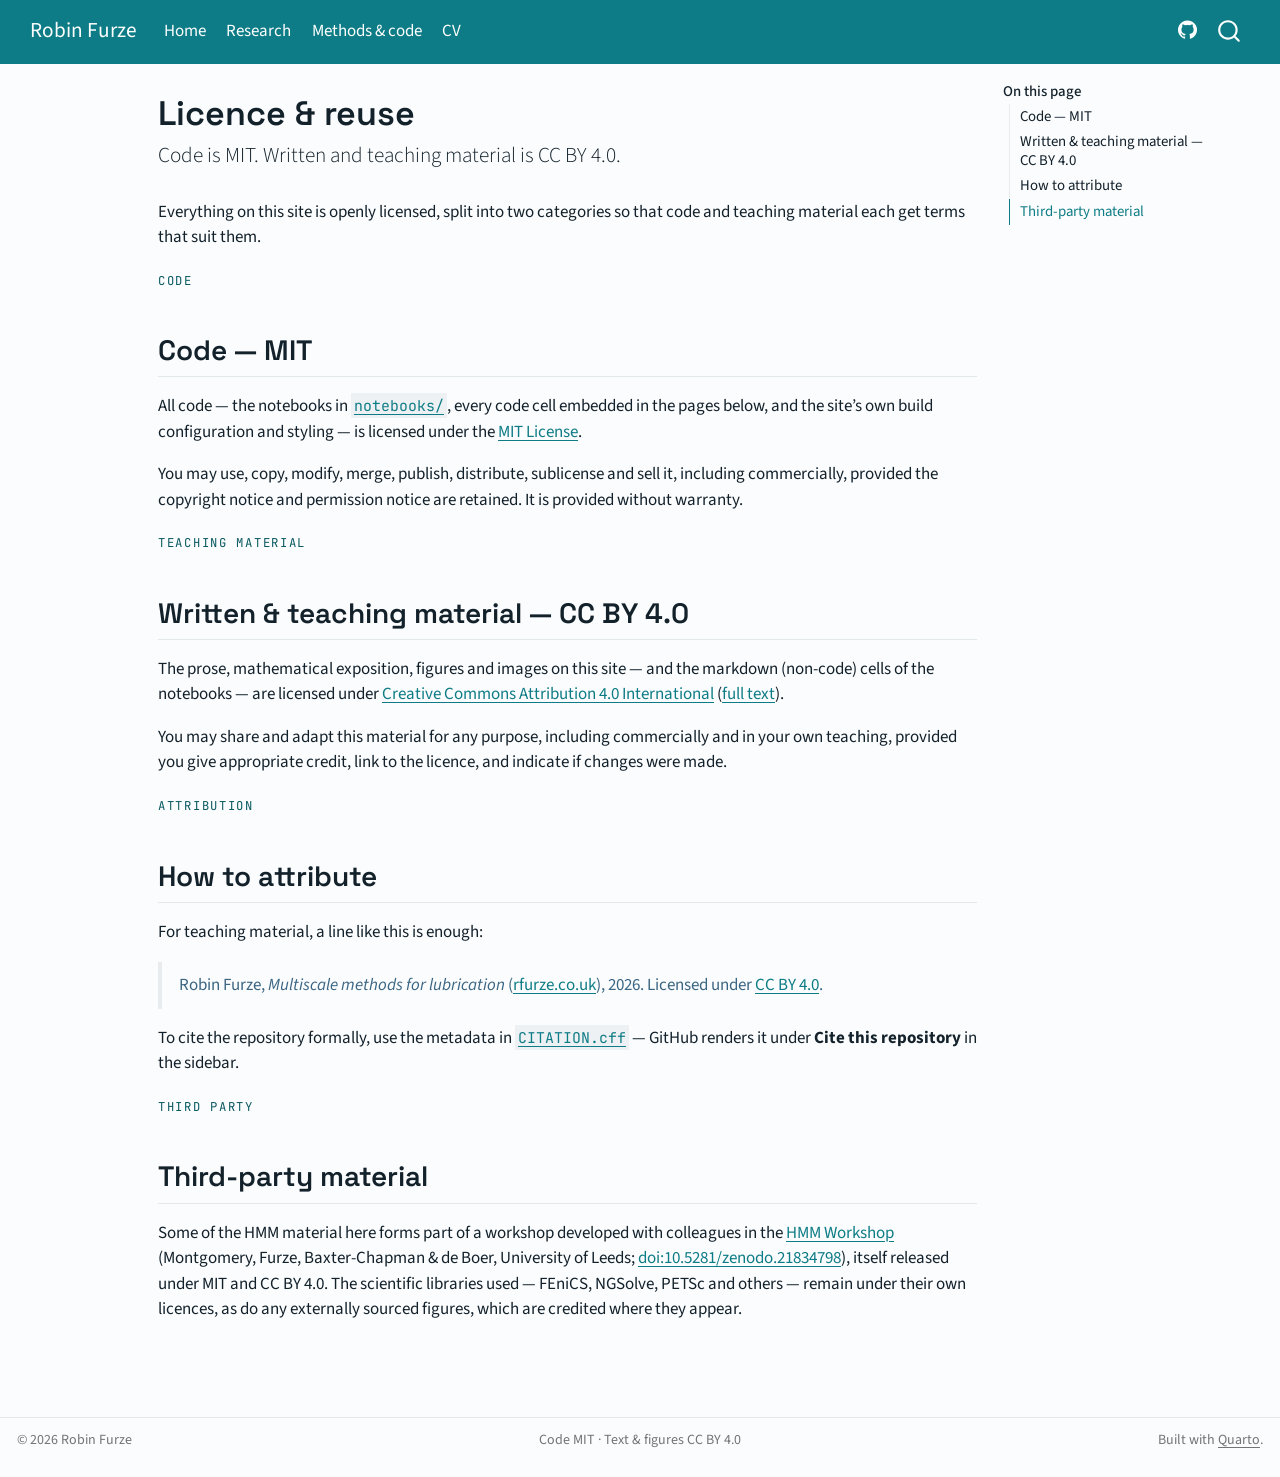
<file: licence.html>
<!DOCTYPE html>
<html xmlns="http://www.w3.org/1999/xhtml" lang="en" xml:lang="en"><head>

<meta charset="utf-8">
<meta name="generator" content="quarto-1.10.18">

<meta name="viewport" content="width=device-width, initial-scale=1.0, user-scalable=yes">


<title>Licence &amp; reuse – Robin Furze</title>
<style>
/* Default styles provided by pandoc.
** See https://pandoc.org/MANUAL.html#variables-for-html for config info.
*/
span.smallcaps{font-variant: small-caps;}
div.columns{display: flex; gap: 1.5em;}
div.column{flex: auto;}
@media screen {
div.columns{gap: min(4vw, 1.5em);}
div.column{overflow-x: auto;}
}
div.hanging-indent{margin-left: 1.5em; text-indent: -1.5em;}
ul.task-list{list-style: none;}
ul.task-list li input[type="checkbox"] {
  width: 0.8em;
  margin: 0 0.8em 0.2em -1em; /* quarto-specific, see https://github.com/quarto-dev/quarto-cli/issues/4556 */ 
  vertical-align: middle;
}
</style>


<script src="site_libs/quarto-nav/quarto-nav.js"></script>
<script src="site_libs/clipboard/clipboard.min.js"></script>
<script src="site_libs/quarto-search/autocomplete.umd.js"></script>
<script src="site_libs/quarto-search/fuse.min.js"></script>
<script src="site_libs/quarto-search/quarto-search.js"></script>
<meta name="quarto:offset" content="./">
<link href="./favicon.png" rel="icon" type="image/png">
<script src="site_libs/quarto-html/quarto.js" type="module"></script>
<script src="site_libs/quarto-html/tabsets/tabsets.js" type="module"></script>
<script src="site_libs/quarto-html/popper.min.js"></script>
<script src="site_libs/quarto-html/tippy.umd.min.js"></script>
<script src="site_libs/quarto-html/anchor.min.js"></script>
<link href="site_libs/quarto-html/tippy.css" rel="stylesheet">
<link href="site_libs/quarto-html/quarto-syntax-highlighting-73b0ff3878a4e6fc3716dc69a6aaefa3.css" rel="stylesheet" id="quarto-text-highlighting-styles">
<script src="site_libs/bootstrap/bootstrap.min.js"></script>
<link href="site_libs/bootstrap/bootstrap-icons.css" rel="stylesheet">
<link href="site_libs/bootstrap/bootstrap-d9f34b125ff9d04ad963c4672735be26.min.css" rel="stylesheet" append-hash="true" id="quarto-bootstrap" data-mode="light">
<script id="quarto-search-options" type="application/json">{
  "location": "navbar",
  "copy-button": false,
  "collapse-after": 3,
  "panel-placement": "end",
  "type": "overlay",
  "limit": 50,
  "keyboard-shortcut": [
    "f",
    "/",
    "s"
  ],
  "show-item-context": false,
  "language": {
    "search-no-results-text": "No results",
    "search-matching-documents-text": "matching documents",
    "search-copy-link-title": "Copy link to search",
    "search-hide-matches-text": "Hide additional matches",
    "search-more-match-text": "more match in this document",
    "search-more-matches-text": "more matches in this document",
    "search-clear-button-title": "Clear",
    "search-text-placeholder": "",
    "search-detached-cancel-button-title": "Cancel",
    "search-submit-button-title": "Submit",
    "search-label": "Search"
  }
}</script>
<link rel="apple-touch-icon" sizes="180x180" href="./apple-touch-icon.png">
<meta name="theme-color" content="#0E7C86">
<meta property="og:image:width" content="1200">
<meta property="og:image:height" content="630">
<link rel="preconnect" href="https://fonts.googleapis.com">
<link rel="preconnect" href="https://fonts.gstatic.com" crossorigin="">
<link href="https://fonts.googleapis.com/css2?family=JetBrains+Mono:wght@400;500&amp;family=Source+Sans+3:ital,wght@0,400;0,600;1,400&amp;family=Space+Grotesk:wght@500;600;700&amp;display=swap" rel="stylesheet">


<meta property="og:title" content="Licence &amp; reuse – Robin Furze">
<meta property="og:description" content="Code is MIT. Written and teaching material is CC BY 4.0.">
<meta property="og:image" content="https://rfurze.co.uk/og-card.png">
<meta property="og:site_name" content="Robin Furze">
<meta property="og:image:alt" content="Robin Furze — multiscale computational tribology, University of Leeds">
<meta property="og:locale" content="en_GB">
<meta name="twitter:title" content="Licence &amp; reuse – Robin Furze">
<meta name="twitter:description" content="Code is MIT. Written and teaching material is CC BY 4.0.">
<meta name="twitter:image" content="https://rfurze.co.uk/og-card.png">
<meta name="twitter:image:alt" content="Robin Furze — multiscale computational tribology, University of Leeds">
<meta name="twitter:card" content="summary_large_image">
</head>

<body class="nav-fixed quarto-light">

<div id="quarto-search-results"></div>
  <header id="quarto-header" class="headroom fixed-top">
    <nav class="navbar navbar-expand-lg " data-bs-theme="dark">
      <div class="navbar-container container-fluid">
      <div class="navbar-brand-container mx-auto">
    <a class="navbar-brand" href="./index.html">
    <span class="navbar-title">Robin Furze</span>
    </a>
  </div>
            <div id="quarto-search" class="" title="Search"></div>
          <button class="navbar-toggler" type="button" data-bs-toggle="collapse" data-bs-target="#navbarCollapse" aria-controls="navbarCollapse" role="menu" aria-expanded="false" aria-label="Toggle navigation" onclick="if (window.quartoToggleHeadroom) { window.quartoToggleHeadroom(); }">
  <span class="navbar-toggler-icon"></span>
</button>
          <div class="collapse navbar-collapse" id="navbarCollapse">
            <ul class="navbar-nav navbar-nav-scroll me-auto">
  <li class="nav-item">
    <a class="nav-link" href="./index.html"> 
<span class="menu-text">Home</span></a>
  </li>  
  <li class="nav-item">
    <a class="nav-link" href="./research.html"> 
<span class="menu-text">Research</span></a>
  </li>  
  <li class="nav-item">
    <a class="nav-link" href="./methods/index.html"> 
<span class="menu-text">Methods &amp; code</span></a>
  </li>  
  <li class="nav-item">
    <a class="nav-link" href="./cv.html"> 
<span class="menu-text">CV</span></a>
  </li>  
</ul>
            <ul class="navbar-nav navbar-nav-scroll ms-auto">
  <li class="nav-item compact">
    <a class="nav-link" href="https://github.com/RFurze"> <i class="bi bi-github" role="img" aria-label="GitHub">
</i> 
<span class="menu-text"></span></a>
  </li>  
</ul>
          </div> <!-- /navcollapse -->
            <div class="quarto-navbar-tools">
</div>
      </div> <!-- /container-fluid -->
    </nav>
</header>
<!-- content -->
<div id="quarto-content" class="quarto-container page-columns page-rows-contents page-layout-article page-navbar">
<!-- sidebar -->
<!-- margin-sidebar -->
    <div id="quarto-margin-sidebar" class="sidebar margin-sidebar">
        <nav id="TOC" role="doc-toc" class="toc-active">
    <h2 id="toc-title">On this page</h2>
   
  <ul>
  <li><a href="#code-mit" id="toc-code-mit" class="nav-link active" data-scroll-target="#code-mit">Code — MIT</a></li>
  <li><a href="#written-teaching-material-cc-by-4.0" id="toc-written-teaching-material-cc-by-4.0" class="nav-link" data-scroll-target="#written-teaching-material-cc-by-4.0">Written &amp; teaching material — CC BY 4.0</a></li>
  <li><a href="#how-to-attribute" id="toc-how-to-attribute" class="nav-link" data-scroll-target="#how-to-attribute">How to attribute</a></li>
  <li><a href="#third-party-material" id="toc-third-party-material" class="nav-link" data-scroll-target="#third-party-material">Third-party material</a></li>
  </ul>
</nav>
    </div>
<!-- main -->
<main class="content" id="quarto-document-content">

<header id="title-block-header" class="quarto-title-block default">
<div class="quarto-title">
<h1 class="title">Licence &amp; reuse</h1>
<p class="subtitle lead">Code is MIT. Written and teaching material is CC BY 4.0.</p>
</div>



<div class="quarto-title-meta">

    
  
    
  </div>
  


</header>


<p>Everything on this site is openly licensed, split into two categories so that code and teaching material each get terms that suit them.</p>
<p><span class="eyebrow">code</span></p>
<section id="code-mit" class="level2">
<h2 class="anchored" data-anchor-id="code-mit">Code — MIT</h2>
<p>All code — the notebooks in <a href="https://github.com/RFurze/Home/tree/main/notebooks"><code>notebooks/</code></a>, every code cell embedded in the pages below, and the site’s own build configuration and styling — is licensed under the <a href="https://github.com/RFurze/Home/blob/main/LICENSE-code">MIT License</a>.</p>
<p>You may use, copy, modify, merge, publish, distribute, sublicense and sell it, including commercially, provided the copyright notice and permission notice are retained. It is provided without warranty.</p>
<p><span class="eyebrow">teaching material</span></p>
</section>
<section id="written-teaching-material-cc-by-4.0" class="level2">
<h2 class="anchored" data-anchor-id="written-teaching-material-cc-by-4.0">Written &amp; teaching material — CC BY 4.0</h2>
<p>The prose, mathematical exposition, figures and images on this site — and the markdown (non-code) cells of the notebooks — are licensed under <a href="https://creativecommons.org/licenses/by/4.0/">Creative Commons Attribution 4.0 International</a> (<a href="https://github.com/RFurze/Home/blob/main/LICENSE-teaching-materials">full text</a>).</p>
<p>You may share and adapt this material for any purpose, including commercially and in your own teaching, provided you give appropriate credit, link to the licence, and indicate if changes were made.</p>
<p><span class="eyebrow">attribution</span></p>
</section>
<section id="how-to-attribute" class="level2">
<h2 class="anchored" data-anchor-id="how-to-attribute">How to attribute</h2>
<p>For teaching material, a line like this is enough:</p>
<blockquote class="blockquote">
<p>Robin Furze, <em>Multiscale methods for lubrication</em> (<a href="https://rfurze.co.uk">rfurze.co.uk</a>), 2026. Licensed under <a href="https://creativecommons.org/licenses/by/4.0/">CC BY 4.0</a>.</p>
</blockquote>
<p>To cite the repository formally, use the metadata in <a href="https://github.com/RFurze/Home/blob/main/CITATION.cff"><code>CITATION.cff</code></a> — GitHub renders it under <strong>Cite this repository</strong> in the sidebar.</p>
<p><span class="eyebrow">third party</span></p>
</section>
<section id="third-party-material" class="level2">
<h2 class="anchored" data-anchor-id="third-party-material">Third-party material</h2>
<p>Some of the HMM material here forms part of a workshop developed with colleagues in the <a href="https://github.com/joshuamontgomery1/HMM-Workshop">HMM Workshop</a> (Montgomery, Furze, Baxter-Chapman &amp; de Boer, University of Leeds; <a href="https://doi.org/10.5281/zenodo.21834798">doi:10.5281/zenodo.21834798</a>), itself released under MIT and CC BY 4.0. The scientific libraries used — FEniCS, NGSolve, PETSc and others — remain under their own licences, as do any externally sourced figures, which are credited where they appear.</p>


</section>

</main> <!-- /main -->
<script id="quarto-html-after-body" type="application/javascript">
  window.document.addEventListener("DOMContentLoaded", function (event) {
    const icon = "";
    const anchorJS = new window.AnchorJS();
    anchorJS.options = {
      placement: 'right',
      icon: icon
    };
    anchorJS.add('.anchored');
    const isCodeAnnotation = (el) => {
      for (const clz of el.classList) {
        if (clz.startsWith('code-annotation-')) {                     
          return true;
        }
      }
      return false;
    }
    const onCopySuccess = function(e) {
      // button target
      const button = e.trigger;
      // don't keep focus
      button.blur();
      // flash "checked"
      button.classList.add('code-copy-button-checked');
      var currentTitle = button.getAttribute("title");
      button.setAttribute("title", "Copied!");
      let tooltip;
      if (window.bootstrap) {
        button.setAttribute("data-bs-toggle", "tooltip");
        button.setAttribute("data-bs-placement", "left");
        button.setAttribute("data-bs-title", "Copied!");
        tooltip = new bootstrap.Tooltip(button, 
          { trigger: "manual", 
            customClass: "code-copy-button-tooltip",
            offset: [0, -8]});
        tooltip.show();    
      }
      setTimeout(function() {
        if (tooltip) {
          tooltip.hide();
          button.removeAttribute("data-bs-title");
          button.removeAttribute("data-bs-toggle");
          button.removeAttribute("data-bs-placement");
        }
        button.setAttribute("title", currentTitle);
        button.classList.remove('code-copy-button-checked');
      }, 1000);
      // clear code selection
      e.clearSelection();
    }
    const getTextToCopy = function(trigger) {
      const outerScaffold = trigger.parentElement.cloneNode(true);
      const codeEl = outerScaffold.querySelector('code');
      for (const childEl of codeEl.children) {
        if (isCodeAnnotation(childEl)) {
          childEl.remove();
        }
      }
      return codeEl.innerText;
    }
    const clipboard = new window.ClipboardJS('.code-copy-button:not([data-in-quarto-modal])', {
      text: getTextToCopy
    });
    clipboard.on('success', onCopySuccess);
    if (window.document.getElementById('quarto-embedded-source-code-modal')) {
      const clipboardModal = new window.ClipboardJS('.code-copy-button[data-in-quarto-modal]', {
        text: getTextToCopy,
        container: window.document.getElementById('quarto-embedded-source-code-modal')
      });
      clipboardModal.on('success', onCopySuccess);
    }
      var localhostRegex = new RegExp(/^(?:http|https):\/\/localhost\:?[0-9]*\//);
      var mailtoRegex = new RegExp(/^mailto:/);
        var filterRegex = new RegExp("https:\/\/rfurze\.co\.uk");
      var isInternal = (href) => {
          return filterRegex.test(href) || localhostRegex.test(href) || mailtoRegex.test(href);
      }
      // Inspect non-navigation links and adorn them if external
     var links = window.document.querySelectorAll('a[href]:not(.nav-link):not(.navbar-brand):not(.toc-action):not(.sidebar-link):not(.sidebar-item-toggle):not(.pagination-link):not(.no-external):not([aria-hidden]):not(.dropdown-item):not(.quarto-navigation-tool):not(.about-link)');
      for (var i=0; i<links.length; i++) {
        const link = links[i];
        if (!isInternal(link.href)) {
          // undo the damage that might have been done by quarto-nav.js in the case of
          // links that we want to consider external
          if (link.dataset.originalHref !== undefined) {
            link.href = link.dataset.originalHref;
          }
        }
      }
    function tippyHover(el, contentFn, onTriggerFn, onUntriggerFn) {
      const config = {
        allowHTML: true,
        maxWidth: 500,
        delay: 100,
        arrow: false,
        appendTo: function(el) {
            return el.parentElement;
        },
        interactive: true,
        interactiveBorder: 10,
        theme: 'quarto',
        placement: 'bottom-start',
      };
      if (contentFn) {
        config.content = contentFn;
      }
      if (onTriggerFn) {
        config.onTrigger = onTriggerFn;
      }
      if (onUntriggerFn) {
        config.onUntrigger = onUntriggerFn;
      }
      window.tippy(el, config); 
    }
    const noterefs = window.document.querySelectorAll('a[role="doc-noteref"]');
    for (var i=0; i<noterefs.length; i++) {
      const ref = noterefs[i];
      tippyHover(ref, function() {
        // use id or data attribute instead here
        let href = ref.getAttribute('data-footnote-href') || ref.getAttribute('href');
        try { href = new URL(href).hash; } catch {}
        const id = href.replace(/^#\/?/, "");
        const note = window.document.getElementById(id);
        if (note) {
          return note.innerHTML;
        } else {
          return "";
        }
      });
    }
    const xrefs = window.document.querySelectorAll('a.quarto-xref');
    const processXRef = (id, note) => {
      // Strip column container classes
      const stripColumnClz = (el) => {
        el.classList.remove("page-full", "page-columns");
        if (el.children) {
          for (const child of el.children) {
            stripColumnClz(child);
          }
        }
      }
      stripColumnClz(note)
      if (id === null || id.startsWith('sec-')) {
        // Special case sections, only their first couple elements
        const container = document.createElement("div");
        if (note.children && note.children.length > 2) {
          container.appendChild(note.children[0].cloneNode(true));
          for (let i = 1; i < note.children.length; i++) {
            const child = note.children[i];
            if (child.tagName === "P" && child.innerText === "") {
              continue;
            } else {
              container.appendChild(child.cloneNode(true));
              break;
            }
          }
          if (window.Quarto?.typesetMath) {
            window.Quarto.typesetMath(container);
          }
          return container.innerHTML
        } else {
          if (window.Quarto?.typesetMath) {
            window.Quarto.typesetMath(note);
          }
          return note.innerHTML;
        }
      } else {
        // Remove any anchor links if they are present
        const anchorLink = note.querySelector('a.anchorjs-link');
        if (anchorLink) {
          anchorLink.remove();
        }
        if (window.Quarto?.typesetMath) {
          window.Quarto.typesetMath(note);
        }
        if (note.classList.contains("callout")) {
          return note.outerHTML;
        } else {
          return note.innerHTML;
        }
      }
    }
    for (var i=0; i<xrefs.length; i++) {
      const xref = xrefs[i];
      tippyHover(xref, undefined, function(instance) {
        instance.disable();
        let url = xref.getAttribute('href');
        let hash = undefined; 
        if (url.startsWith('#')) {
          hash = url;
        } else {
          try { hash = new URL(url).hash; } catch {}
        }
        if (hash) {
          const id = hash.replace(/^#\/?/, "");
          const note = window.document.getElementById(id);
          if (note !== null) {
            try {
              const html = processXRef(id, note.cloneNode(true));
              instance.setContent(html);
            } finally {
              instance.enable();
              instance.show();
            }
          } else {
            // See if we can fetch this
            fetch(url.split('#')[0])
            .then(res => res.text())
            .then(html => {
              const parser = new DOMParser();
              const htmlDoc = parser.parseFromString(html, "text/html");
              const note = htmlDoc.getElementById(id);
              if (note !== null) {
                const html = processXRef(id, note);
                instance.setContent(html);
              } 
            }).finally(() => {
              instance.enable();
              instance.show();
            });
          }
        } else {
          // See if we can fetch a full url (with no hash to target)
          // This is a special case and we should probably do some content thinning / targeting
          fetch(url)
          .then(res => res.text())
          .then(html => {
            const parser = new DOMParser();
            const htmlDoc = parser.parseFromString(html, "text/html");
            const note = htmlDoc.querySelector('main.content');
            if (note !== null) {
              // This should only happen for chapter cross references
              // (since there is no id in the URL)
              // remove the first header
              if (note.children.length > 0 && note.children[0].tagName === "HEADER") {
                note.children[0].remove();
              }
              const html = processXRef(null, note);
              instance.setContent(html);
            } 
          }).finally(() => {
            instance.enable();
            instance.show();
          });
        }
      }, function(instance) {
      });
    }
        let selectedAnnoteEl;
        const selectorForAnnotation = ( cell, annotation) => {
          let cellAttr = 'data-code-cell="' + cell + '"';
          let lineAttr = 'data-code-annotation="' +  annotation + '"';
          const selector = 'span[' + cellAttr + '][' + lineAttr + ']';
          return selector;
        }
        const selectCodeLines = (annoteEl) => {
          const doc = window.document;
          const targetCell = annoteEl.getAttribute("data-target-cell");
          const targetAnnotation = annoteEl.getAttribute("data-target-annotation");
          const annoteSpan = window.document.querySelector(selectorForAnnotation(targetCell, targetAnnotation));
          const lines = annoteSpan.getAttribute("data-code-lines").split(",");
          const lineIds = lines.map((line) => {
            return targetCell + "-" + line;
          })
          let top = null;
          let height = null;
          let parent = null;
          if (lineIds.length > 0) {
              //compute the position of the single el (top and bottom and make a div)
              const el = window.document.getElementById(lineIds[0]);
              top = el.offsetTop;
              height = el.offsetHeight;
              parent = el.parentElement.parentElement;
            if (lineIds.length > 1) {
              const lastEl = window.document.getElementById(lineIds[lineIds.length - 1]);
              const bottom = lastEl.offsetTop + lastEl.offsetHeight;
              height = bottom - top;
            }
            if (top !== null && height !== null && parent !== null) {
              // cook up a div (if necessary) and position it 
              let div = window.document.getElementById("code-annotation-line-highlight");
              if (div === null) {
                div = window.document.createElement("div");
                div.setAttribute("id", "code-annotation-line-highlight");
                div.style.position = 'absolute';
                parent.appendChild(div);
              }
              div.style.top = top - 2 + "px";
              div.style.height = height + 4 + "px";
              div.style.left = 0;
              let gutterDiv = window.document.getElementById("code-annotation-line-highlight-gutter");
              if (gutterDiv === null) {
                gutterDiv = window.document.createElement("div");
                gutterDiv.setAttribute("id", "code-annotation-line-highlight-gutter");
                gutterDiv.style.position = 'absolute';
                const codeCell = window.document.getElementById(targetCell);
                const gutter = codeCell.querySelector('.code-annotation-gutter');
                gutter.appendChild(gutterDiv);
              }
              gutterDiv.style.top = top - 2 + "px";
              gutterDiv.style.height = height + 4 + "px";
            }
            selectedAnnoteEl = annoteEl;
          }
        };
        const unselectCodeLines = () => {
          const elementsIds = ["code-annotation-line-highlight", "code-annotation-line-highlight-gutter"];
          elementsIds.forEach((elId) => {
            const div = window.document.getElementById(elId);
            if (div) {
              div.remove();
            }
          });
          selectedAnnoteEl = undefined;
        };
          // Handle positioning of the toggle
      window.addEventListener(
        "resize",
        throttle(() => {
          elRect = undefined;
          if (selectedAnnoteEl) {
            selectCodeLines(selectedAnnoteEl);
          }
        }, 10)
      );
      function throttle(fn, ms) {
      let throttle = false;
      let timer;
        return (...args) => {
          if(!throttle) { // first call gets through
              fn.apply(this, args);
              throttle = true;
          } else { // all the others get throttled
              if(timer) clearTimeout(timer); // cancel #2
              timer = setTimeout(() => {
                fn.apply(this, args);
                timer = throttle = false;
              }, ms);
          }
        };
      }
        // Attach click handler to the DT
        const annoteDls = window.document.querySelectorAll('dt[data-target-cell]');
        for (const annoteDlNode of annoteDls) {
          annoteDlNode.addEventListener('click', (event) => {
            const clickedEl = event.target;
            if (clickedEl !== selectedAnnoteEl) {
              unselectCodeLines();
              const activeEl = window.document.querySelector('dt[data-target-cell].code-annotation-active');
              if (activeEl) {
                activeEl.classList.remove('code-annotation-active');
              }
              selectCodeLines(clickedEl);
              clickedEl.classList.add('code-annotation-active');
            } else {
              // Unselect the line
              unselectCodeLines();
              clickedEl.classList.remove('code-annotation-active');
            }
          });
        }
    const findCites = (el) => {
      const parentEl = el.parentElement;
      if (parentEl) {
        const cites = parentEl.dataset.cites;
        if (cites) {
          return {
            el,
            cites: cites.split(' ')
          };
        } else {
          return findCites(el.parentElement)
        }
      } else {
        return undefined;
      }
    };
    var bibliorefs = window.document.querySelectorAll('a[role="doc-biblioref"]');
    for (var i=0; i<bibliorefs.length; i++) {
      const ref = bibliorefs[i];
      const citeInfo = findCites(ref);
      if (citeInfo) {
        tippyHover(citeInfo.el, function() {
          var popup = window.document.createElement('div');
          citeInfo.cites.forEach(function(cite) {
            var citeDiv = window.document.createElement('div');
            citeDiv.classList.add('hanging-indent');
            citeDiv.classList.add('csl-entry');
            var biblioDiv = window.document.getElementById('ref-' + cite);
            if (biblioDiv) {
              citeDiv.innerHTML = biblioDiv.innerHTML;
            }
            popup.appendChild(citeDiv);
          });
          return popup.innerHTML;
        });
      }
    }
  });
  </script>
</div> <!-- /content -->
<footer class="footer">
  <div class="nav-footer">
    <div class="nav-footer-left">
<p>© 2026 Robin Furze</p>
</div>   
    <div class="nav-footer-center">
      <ul class="footer-items list-unstyled">
    <li class="nav-item">
    <a class="nav-link active" href="./licence.html" aria-current="page">
<p>Code MIT · Text &amp; figures CC BY 4.0</p>
</a>
  </li>  
</ul>
    </div>
    <div class="nav-footer-right">
<p>Built with <a href="https://quarto.org">Quarto</a>.</p>
</div>
  </div>
</footer>




</body></html>
</file>
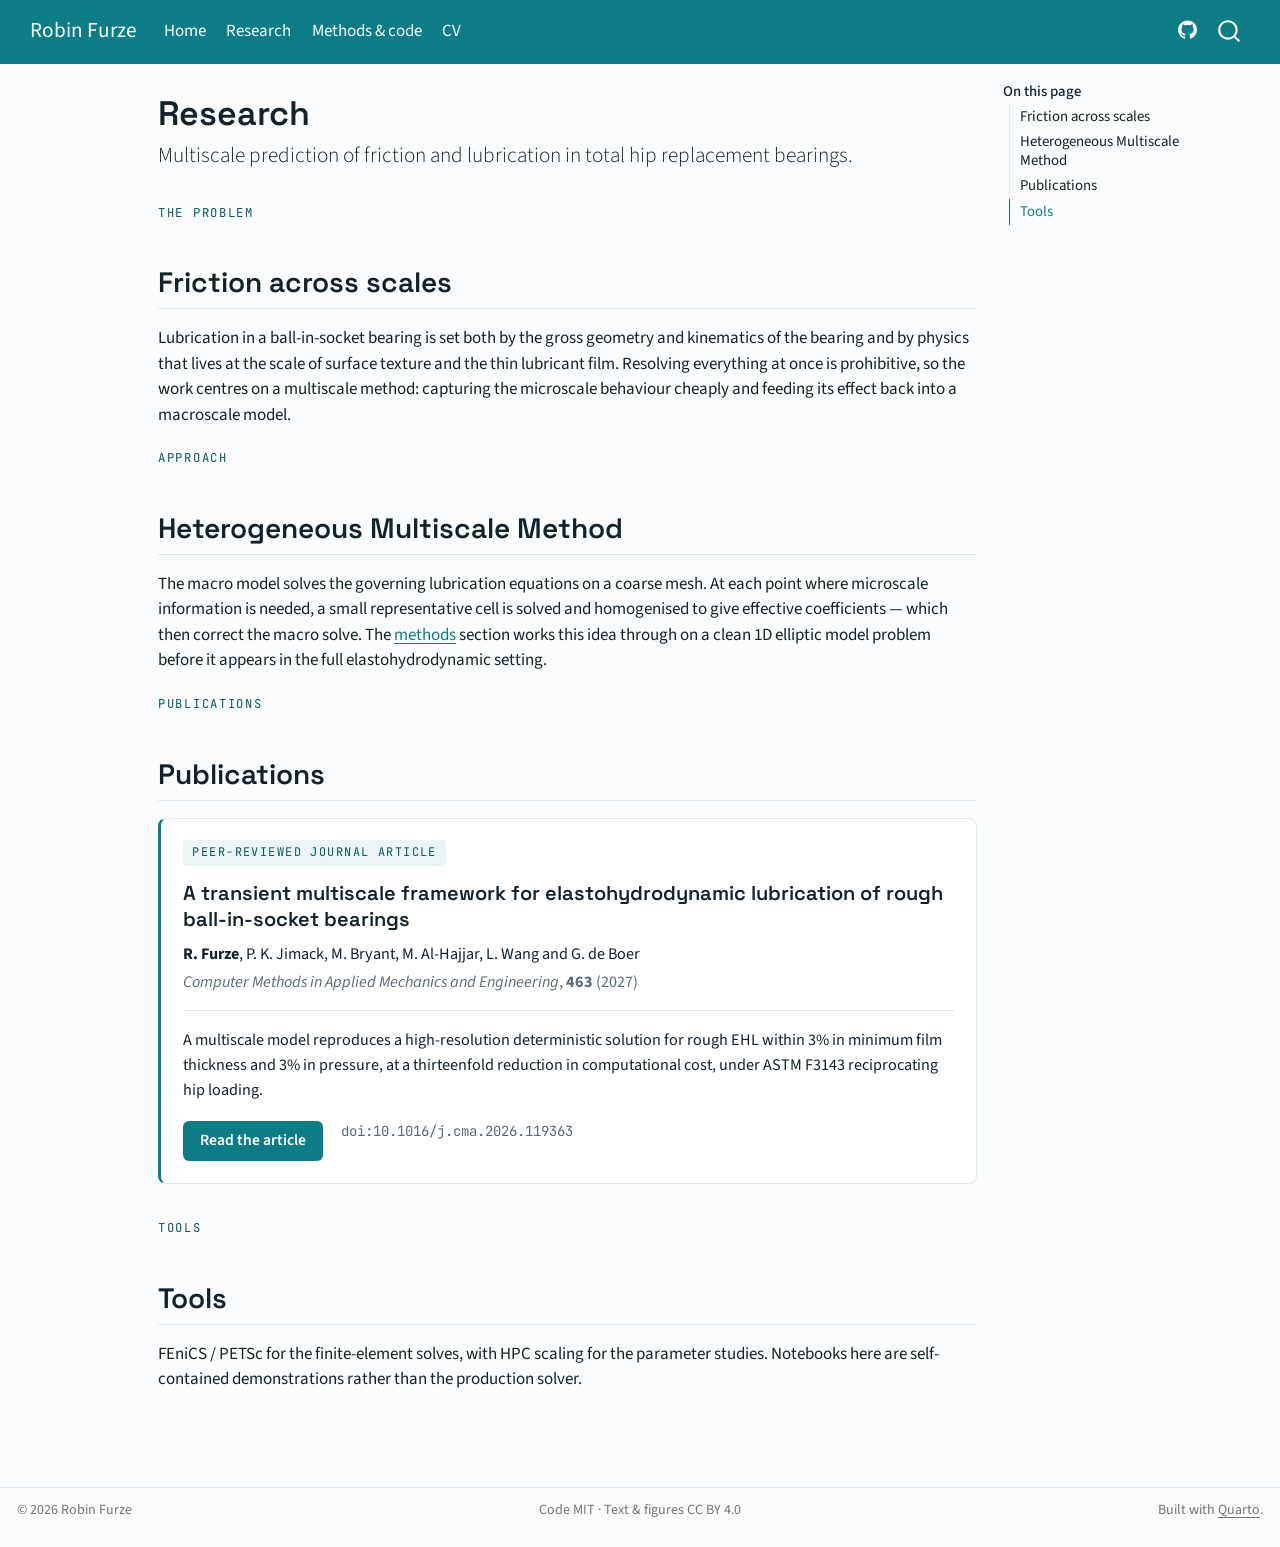
<file: research.html>
<!DOCTYPE html>
<html xmlns="http://www.w3.org/1999/xhtml" lang="en" xml:lang="en"><head>

<meta charset="utf-8">
<meta name="generator" content="quarto-1.10.18">

<meta name="viewport" content="width=device-width, initial-scale=1.0, user-scalable=yes">


<title>Research – Robin Furze</title>
<style>
/* Default styles provided by pandoc.
** See https://pandoc.org/MANUAL.html#variables-for-html for config info.
*/
span.smallcaps{font-variant: small-caps;}
div.columns{display: flex; gap: 1.5em;}
div.column{flex: auto;}
@media screen {
div.columns{gap: min(4vw, 1.5em);}
div.column{overflow-x: auto;}
}
div.hanging-indent{margin-left: 1.5em; text-indent: -1.5em;}
ul.task-list{list-style: none;}
ul.task-list li input[type="checkbox"] {
  width: 0.8em;
  margin: 0 0.8em 0.2em -1em; /* quarto-specific, see https://github.com/quarto-dev/quarto-cli/issues/4556 */ 
  vertical-align: middle;
}
</style>


<script src="site_libs/quarto-nav/quarto-nav.js"></script>
<script src="site_libs/clipboard/clipboard.min.js"></script>
<script src="site_libs/quarto-search/autocomplete.umd.js"></script>
<script src="site_libs/quarto-search/fuse.min.js"></script>
<script src="site_libs/quarto-search/quarto-search.js"></script>
<meta name="quarto:offset" content="./">
<link href="./favicon.png" rel="icon" type="image/png">
<script src="site_libs/quarto-html/quarto.js" type="module"></script>
<script src="site_libs/quarto-html/tabsets/tabsets.js" type="module"></script>
<script src="site_libs/quarto-html/popper.min.js"></script>
<script src="site_libs/quarto-html/tippy.umd.min.js"></script>
<script src="site_libs/quarto-html/anchor.min.js"></script>
<link href="site_libs/quarto-html/tippy.css" rel="stylesheet">
<link href="site_libs/quarto-html/quarto-syntax-highlighting-73b0ff3878a4e6fc3716dc69a6aaefa3.css" rel="stylesheet" id="quarto-text-highlighting-styles">
<script src="site_libs/bootstrap/bootstrap.min.js"></script>
<link href="site_libs/bootstrap/bootstrap-icons.css" rel="stylesheet">
<link href="site_libs/bootstrap/bootstrap-d9f34b125ff9d04ad963c4672735be26.min.css" rel="stylesheet" append-hash="true" id="quarto-bootstrap" data-mode="light">
<script id="quarto-search-options" type="application/json">{
  "location": "navbar",
  "copy-button": false,
  "collapse-after": 3,
  "panel-placement": "end",
  "type": "overlay",
  "limit": 50,
  "keyboard-shortcut": [
    "f",
    "/",
    "s"
  ],
  "show-item-context": false,
  "language": {
    "search-no-results-text": "No results",
    "search-matching-documents-text": "matching documents",
    "search-copy-link-title": "Copy link to search",
    "search-hide-matches-text": "Hide additional matches",
    "search-more-match-text": "more match in this document",
    "search-more-matches-text": "more matches in this document",
    "search-clear-button-title": "Clear",
    "search-text-placeholder": "",
    "search-detached-cancel-button-title": "Cancel",
    "search-submit-button-title": "Submit",
    "search-label": "Search"
  }
}</script>
<link rel="apple-touch-icon" sizes="180x180" href="./apple-touch-icon.png">
<meta name="theme-color" content="#0E7C86">
<meta property="og:image:width" content="1200">
<meta property="og:image:height" content="630">
<link rel="preconnect" href="https://fonts.googleapis.com">
<link rel="preconnect" href="https://fonts.gstatic.com" crossorigin="">
<link href="https://fonts.googleapis.com/css2?family=JetBrains+Mono:wght@400;500&amp;family=Source+Sans+3:ital,wght@0,400;0,600;1,400&amp;family=Space+Grotesk:wght@500;600;700&amp;display=swap" rel="stylesheet">


<meta property="og:title" content="Research – Robin Furze">
<meta property="og:description" content="Multiscale prediction of friction and lubrication in total hip replacement bearings.">
<meta property="og:image" content="https://rfurze.co.uk/og-card.png">
<meta property="og:site_name" content="Robin Furze">
<meta property="og:image:alt" content="Robin Furze — multiscale computational tribology, University of Leeds">
<meta property="og:locale" content="en_GB">
<meta name="twitter:title" content="Research – Robin Furze">
<meta name="twitter:description" content="Multiscale prediction of friction and lubrication in total hip replacement bearings.">
<meta name="twitter:image" content="https://rfurze.co.uk/og-card.png">
<meta name="twitter:image:alt" content="Robin Furze — multiscale computational tribology, University of Leeds">
<meta name="twitter:card" content="summary_large_image">
</head>

<body class="nav-fixed quarto-light">

<div id="quarto-search-results"></div>
  <header id="quarto-header" class="headroom fixed-top">
    <nav class="navbar navbar-expand-lg " data-bs-theme="dark">
      <div class="navbar-container container-fluid">
      <div class="navbar-brand-container mx-auto">
    <a class="navbar-brand" href="./index.html">
    <span class="navbar-title">Robin Furze</span>
    </a>
  </div>
            <div id="quarto-search" class="" title="Search"></div>
          <button class="navbar-toggler" type="button" data-bs-toggle="collapse" data-bs-target="#navbarCollapse" aria-controls="navbarCollapse" role="menu" aria-expanded="false" aria-label="Toggle navigation" onclick="if (window.quartoToggleHeadroom) { window.quartoToggleHeadroom(); }">
  <span class="navbar-toggler-icon"></span>
</button>
          <div class="collapse navbar-collapse" id="navbarCollapse">
            <ul class="navbar-nav navbar-nav-scroll me-auto">
  <li class="nav-item">
    <a class="nav-link" href="./index.html"> 
<span class="menu-text">Home</span></a>
  </li>  
  <li class="nav-item">
    <a class="nav-link active" href="./research.html" aria-current="page"> 
<span class="menu-text">Research</span></a>
  </li>  
  <li class="nav-item">
    <a class="nav-link" href="./methods/index.html"> 
<span class="menu-text">Methods &amp; code</span></a>
  </li>  
  <li class="nav-item">
    <a class="nav-link" href="./cv.html"> 
<span class="menu-text">CV</span></a>
  </li>  
</ul>
            <ul class="navbar-nav navbar-nav-scroll ms-auto">
  <li class="nav-item compact">
    <a class="nav-link" href="https://github.com/RFurze"> <i class="bi bi-github" role="img" aria-label="GitHub">
</i> 
<span class="menu-text"></span></a>
  </li>  
</ul>
          </div> <!-- /navcollapse -->
            <div class="quarto-navbar-tools">
</div>
      </div> <!-- /container-fluid -->
    </nav>
</header>
<!-- content -->
<div id="quarto-content" class="quarto-container page-columns page-rows-contents page-layout-article page-navbar">
<!-- sidebar -->
<!-- margin-sidebar -->
    <div id="quarto-margin-sidebar" class="sidebar margin-sidebar">
        <nav id="TOC" role="doc-toc" class="toc-active">
    <h2 id="toc-title">On this page</h2>
   
  <ul>
  <li><a href="#friction-across-scales" id="toc-friction-across-scales" class="nav-link active" data-scroll-target="#friction-across-scales">Friction across scales</a></li>
  <li><a href="#heterogeneous-multiscale-method" id="toc-heterogeneous-multiscale-method" class="nav-link" data-scroll-target="#heterogeneous-multiscale-method">Heterogeneous Multiscale Method</a></li>
  <li><a href="#publications" id="toc-publications" class="nav-link" data-scroll-target="#publications">Publications</a></li>
  <li><a href="#tools" id="toc-tools" class="nav-link" data-scroll-target="#tools">Tools</a></li>
  </ul>
</nav>
    </div>
<!-- main -->
<main class="content" id="quarto-document-content">

<header id="title-block-header" class="quarto-title-block default">
<div class="quarto-title">
<h1 class="title">Research</h1>
<p class="subtitle lead">Multiscale prediction of friction and lubrication in total hip replacement bearings.</p>
</div>



<div class="quarto-title-meta">

    
  
    
  </div>
  


</header>


<p><span class="eyebrow">the problem</span></p>
<section id="friction-across-scales" class="level2">
<h2 class="anchored" data-anchor-id="friction-across-scales">Friction across scales</h2>
<p>Lubrication in a ball-in-socket bearing is set both by the gross geometry and kinematics of the bearing and by physics that lives at the scale of surface texture and the thin lubricant film. Resolving everything at once is prohibitive, so the work centres on a multiscale method: capturing the microscale behaviour cheaply and feeding its effect back into a macroscale model.</p>
<p><span class="eyebrow">approach</span></p>
</section>
<section id="heterogeneous-multiscale-method" class="level2">
<h2 class="anchored" data-anchor-id="heterogeneous-multiscale-method">Heterogeneous Multiscale Method</h2>
<p>The macro model solves the governing lubrication equations on a coarse mesh. At each point where microscale information is needed, a small representative cell is solved and homogenised to give effective coefficients — which then correct the macro solve. The <a href="./methods/index.html">methods</a> section works this idea through on a clean 1D elliptic model problem before it appears in the full elastohydrodynamic setting.</p>
<p><span class="eyebrow">publications</span></p>
</section>
<section id="publications" class="level2">
<h2 class="anchored" data-anchor-id="publications">Publications</h2>
<!--
  One card per paper, newest first. The newest is also summarised in the hero
  card on index.qmd and listed in cv.qmd — update all three together.
-->
<div class="pub">
<p><span class="pub-badge">peer-reviewed journal article</span></p>
<p><a href="https://doi.org/10.1016/j.cma.2026.119363" class="pub-title">A transient multiscale framework for elastohydrodynamic lubrication of rough ball-in-socket bearings</a></p>
<p><span class="pub-authors"><strong>R. Furze</strong>, P. K. Jimack, M. Bryant, M. Al-Hajjar, L. Wang and G. de Boer</span></p>
<p><span class="pub-where"><em>Computer Methods in Applied Mechanics and Engineering</em>, <strong>463</strong> (2027)</span></p>
<div class="pub-summary">
<p>A multiscale model reproduces a high-resolution deterministic solution for rough EHL within 3% in minimum film thickness and 3% in pressure, at a thirteenfold reduction in computational cost, under ASTM F3143 reciprocating hip loading.</p>
</div>
<p><a href="https://doi.org/10.1016/j.cma.2026.119363" class="btn-accent pub-btn">Read the article</a> <span class="pub-doi">doi:10.1016/j.cma.2026.119363</span></p>
</div>
<p><span class="eyebrow">tools</span></p>
</section>
<section id="tools" class="level2">
<h2 class="anchored" data-anchor-id="tools">Tools</h2>
<p>FEniCS / PETSc for the finite-element solves, with HPC scaling for the parameter studies. Notebooks here are self-contained demonstrations rather than the production solver.</p>


</section>

</main> <!-- /main -->
<script id="quarto-html-after-body" type="application/javascript">
  window.document.addEventListener("DOMContentLoaded", function (event) {
    const icon = "";
    const anchorJS = new window.AnchorJS();
    anchorJS.options = {
      placement: 'right',
      icon: icon
    };
    anchorJS.add('.anchored');
    const isCodeAnnotation = (el) => {
      for (const clz of el.classList) {
        if (clz.startsWith('code-annotation-')) {                     
          return true;
        }
      }
      return false;
    }
    const onCopySuccess = function(e) {
      // button target
      const button = e.trigger;
      // don't keep focus
      button.blur();
      // flash "checked"
      button.classList.add('code-copy-button-checked');
      var currentTitle = button.getAttribute("title");
      button.setAttribute("title", "Copied!");
      let tooltip;
      if (window.bootstrap) {
        button.setAttribute("data-bs-toggle", "tooltip");
        button.setAttribute("data-bs-placement", "left");
        button.setAttribute("data-bs-title", "Copied!");
        tooltip = new bootstrap.Tooltip(button, 
          { trigger: "manual", 
            customClass: "code-copy-button-tooltip",
            offset: [0, -8]});
        tooltip.show();    
      }
      setTimeout(function() {
        if (tooltip) {
          tooltip.hide();
          button.removeAttribute("data-bs-title");
          button.removeAttribute("data-bs-toggle");
          button.removeAttribute("data-bs-placement");
        }
        button.setAttribute("title", currentTitle);
        button.classList.remove('code-copy-button-checked');
      }, 1000);
      // clear code selection
      e.clearSelection();
    }
    const getTextToCopy = function(trigger) {
      const outerScaffold = trigger.parentElement.cloneNode(true);
      const codeEl = outerScaffold.querySelector('code');
      for (const childEl of codeEl.children) {
        if (isCodeAnnotation(childEl)) {
          childEl.remove();
        }
      }
      return codeEl.innerText;
    }
    const clipboard = new window.ClipboardJS('.code-copy-button:not([data-in-quarto-modal])', {
      text: getTextToCopy
    });
    clipboard.on('success', onCopySuccess);
    if (window.document.getElementById('quarto-embedded-source-code-modal')) {
      const clipboardModal = new window.ClipboardJS('.code-copy-button[data-in-quarto-modal]', {
        text: getTextToCopy,
        container: window.document.getElementById('quarto-embedded-source-code-modal')
      });
      clipboardModal.on('success', onCopySuccess);
    }
      var localhostRegex = new RegExp(/^(?:http|https):\/\/localhost\:?[0-9]*\//);
      var mailtoRegex = new RegExp(/^mailto:/);
        var filterRegex = new RegExp("https:\/\/rfurze\.co\.uk");
      var isInternal = (href) => {
          return filterRegex.test(href) || localhostRegex.test(href) || mailtoRegex.test(href);
      }
      // Inspect non-navigation links and adorn them if external
     var links = window.document.querySelectorAll('a[href]:not(.nav-link):not(.navbar-brand):not(.toc-action):not(.sidebar-link):not(.sidebar-item-toggle):not(.pagination-link):not(.no-external):not([aria-hidden]):not(.dropdown-item):not(.quarto-navigation-tool):not(.about-link)');
      for (var i=0; i<links.length; i++) {
        const link = links[i];
        if (!isInternal(link.href)) {
          // undo the damage that might have been done by quarto-nav.js in the case of
          // links that we want to consider external
          if (link.dataset.originalHref !== undefined) {
            link.href = link.dataset.originalHref;
          }
        }
      }
    function tippyHover(el, contentFn, onTriggerFn, onUntriggerFn) {
      const config = {
        allowHTML: true,
        maxWidth: 500,
        delay: 100,
        arrow: false,
        appendTo: function(el) {
            return el.parentElement;
        },
        interactive: true,
        interactiveBorder: 10,
        theme: 'quarto',
        placement: 'bottom-start',
      };
      if (contentFn) {
        config.content = contentFn;
      }
      if (onTriggerFn) {
        config.onTrigger = onTriggerFn;
      }
      if (onUntriggerFn) {
        config.onUntrigger = onUntriggerFn;
      }
      window.tippy(el, config); 
    }
    const noterefs = window.document.querySelectorAll('a[role="doc-noteref"]');
    for (var i=0; i<noterefs.length; i++) {
      const ref = noterefs[i];
      tippyHover(ref, function() {
        // use id or data attribute instead here
        let href = ref.getAttribute('data-footnote-href') || ref.getAttribute('href');
        try { href = new URL(href).hash; } catch {}
        const id = href.replace(/^#\/?/, "");
        const note = window.document.getElementById(id);
        if (note) {
          return note.innerHTML;
        } else {
          return "";
        }
      });
    }
    const xrefs = window.document.querySelectorAll('a.quarto-xref');
    const processXRef = (id, note) => {
      // Strip column container classes
      const stripColumnClz = (el) => {
        el.classList.remove("page-full", "page-columns");
        if (el.children) {
          for (const child of el.children) {
            stripColumnClz(child);
          }
        }
      }
      stripColumnClz(note)
      if (id === null || id.startsWith('sec-')) {
        // Special case sections, only their first couple elements
        const container = document.createElement("div");
        if (note.children && note.children.length > 2) {
          container.appendChild(note.children[0].cloneNode(true));
          for (let i = 1; i < note.children.length; i++) {
            const child = note.children[i];
            if (child.tagName === "P" && child.innerText === "") {
              continue;
            } else {
              container.appendChild(child.cloneNode(true));
              break;
            }
          }
          if (window.Quarto?.typesetMath) {
            window.Quarto.typesetMath(container);
          }
          return container.innerHTML
        } else {
          if (window.Quarto?.typesetMath) {
            window.Quarto.typesetMath(note);
          }
          return note.innerHTML;
        }
      } else {
        // Remove any anchor links if they are present
        const anchorLink = note.querySelector('a.anchorjs-link');
        if (anchorLink) {
          anchorLink.remove();
        }
        if (window.Quarto?.typesetMath) {
          window.Quarto.typesetMath(note);
        }
        if (note.classList.contains("callout")) {
          return note.outerHTML;
        } else {
          return note.innerHTML;
        }
      }
    }
    for (var i=0; i<xrefs.length; i++) {
      const xref = xrefs[i];
      tippyHover(xref, undefined, function(instance) {
        instance.disable();
        let url = xref.getAttribute('href');
        let hash = undefined; 
        if (url.startsWith('#')) {
          hash = url;
        } else {
          try { hash = new URL(url).hash; } catch {}
        }
        if (hash) {
          const id = hash.replace(/^#\/?/, "");
          const note = window.document.getElementById(id);
          if (note !== null) {
            try {
              const html = processXRef(id, note.cloneNode(true));
              instance.setContent(html);
            } finally {
              instance.enable();
              instance.show();
            }
          } else {
            // See if we can fetch this
            fetch(url.split('#')[0])
            .then(res => res.text())
            .then(html => {
              const parser = new DOMParser();
              const htmlDoc = parser.parseFromString(html, "text/html");
              const note = htmlDoc.getElementById(id);
              if (note !== null) {
                const html = processXRef(id, note);
                instance.setContent(html);
              } 
            }).finally(() => {
              instance.enable();
              instance.show();
            });
          }
        } else {
          // See if we can fetch a full url (with no hash to target)
          // This is a special case and we should probably do some content thinning / targeting
          fetch(url)
          .then(res => res.text())
          .then(html => {
            const parser = new DOMParser();
            const htmlDoc = parser.parseFromString(html, "text/html");
            const note = htmlDoc.querySelector('main.content');
            if (note !== null) {
              // This should only happen for chapter cross references
              // (since there is no id in the URL)
              // remove the first header
              if (note.children.length > 0 && note.children[0].tagName === "HEADER") {
                note.children[0].remove();
              }
              const html = processXRef(null, note);
              instance.setContent(html);
            } 
          }).finally(() => {
            instance.enable();
            instance.show();
          });
        }
      }, function(instance) {
      });
    }
        let selectedAnnoteEl;
        const selectorForAnnotation = ( cell, annotation) => {
          let cellAttr = 'data-code-cell="' + cell + '"';
          let lineAttr = 'data-code-annotation="' +  annotation + '"';
          const selector = 'span[' + cellAttr + '][' + lineAttr + ']';
          return selector;
        }
        const selectCodeLines = (annoteEl) => {
          const doc = window.document;
          const targetCell = annoteEl.getAttribute("data-target-cell");
          const targetAnnotation = annoteEl.getAttribute("data-target-annotation");
          const annoteSpan = window.document.querySelector(selectorForAnnotation(targetCell, targetAnnotation));
          const lines = annoteSpan.getAttribute("data-code-lines").split(",");
          const lineIds = lines.map((line) => {
            return targetCell + "-" + line;
          })
          let top = null;
          let height = null;
          let parent = null;
          if (lineIds.length > 0) {
              //compute the position of the single el (top and bottom and make a div)
              const el = window.document.getElementById(lineIds[0]);
              top = el.offsetTop;
              height = el.offsetHeight;
              parent = el.parentElement.parentElement;
            if (lineIds.length > 1) {
              const lastEl = window.document.getElementById(lineIds[lineIds.length - 1]);
              const bottom = lastEl.offsetTop + lastEl.offsetHeight;
              height = bottom - top;
            }
            if (top !== null && height !== null && parent !== null) {
              // cook up a div (if necessary) and position it 
              let div = window.document.getElementById("code-annotation-line-highlight");
              if (div === null) {
                div = window.document.createElement("div");
                div.setAttribute("id", "code-annotation-line-highlight");
                div.style.position = 'absolute';
                parent.appendChild(div);
              }
              div.style.top = top - 2 + "px";
              div.style.height = height + 4 + "px";
              div.style.left = 0;
              let gutterDiv = window.document.getElementById("code-annotation-line-highlight-gutter");
              if (gutterDiv === null) {
                gutterDiv = window.document.createElement("div");
                gutterDiv.setAttribute("id", "code-annotation-line-highlight-gutter");
                gutterDiv.style.position = 'absolute';
                const codeCell = window.document.getElementById(targetCell);
                const gutter = codeCell.querySelector('.code-annotation-gutter');
                gutter.appendChild(gutterDiv);
              }
              gutterDiv.style.top = top - 2 + "px";
              gutterDiv.style.height = height + 4 + "px";
            }
            selectedAnnoteEl = annoteEl;
          }
        };
        const unselectCodeLines = () => {
          const elementsIds = ["code-annotation-line-highlight", "code-annotation-line-highlight-gutter"];
          elementsIds.forEach((elId) => {
            const div = window.document.getElementById(elId);
            if (div) {
              div.remove();
            }
          });
          selectedAnnoteEl = undefined;
        };
          // Handle positioning of the toggle
      window.addEventListener(
        "resize",
        throttle(() => {
          elRect = undefined;
          if (selectedAnnoteEl) {
            selectCodeLines(selectedAnnoteEl);
          }
        }, 10)
      );
      function throttle(fn, ms) {
      let throttle = false;
      let timer;
        return (...args) => {
          if(!throttle) { // first call gets through
              fn.apply(this, args);
              throttle = true;
          } else { // all the others get throttled
              if(timer) clearTimeout(timer); // cancel #2
              timer = setTimeout(() => {
                fn.apply(this, args);
                timer = throttle = false;
              }, ms);
          }
        };
      }
        // Attach click handler to the DT
        const annoteDls = window.document.querySelectorAll('dt[data-target-cell]');
        for (const annoteDlNode of annoteDls) {
          annoteDlNode.addEventListener('click', (event) => {
            const clickedEl = event.target;
            if (clickedEl !== selectedAnnoteEl) {
              unselectCodeLines();
              const activeEl = window.document.querySelector('dt[data-target-cell].code-annotation-active');
              if (activeEl) {
                activeEl.classList.remove('code-annotation-active');
              }
              selectCodeLines(clickedEl);
              clickedEl.classList.add('code-annotation-active');
            } else {
              // Unselect the line
              unselectCodeLines();
              clickedEl.classList.remove('code-annotation-active');
            }
          });
        }
    const findCites = (el) => {
      const parentEl = el.parentElement;
      if (parentEl) {
        const cites = parentEl.dataset.cites;
        if (cites) {
          return {
            el,
            cites: cites.split(' ')
          };
        } else {
          return findCites(el.parentElement)
        }
      } else {
        return undefined;
      }
    };
    var bibliorefs = window.document.querySelectorAll('a[role="doc-biblioref"]');
    for (var i=0; i<bibliorefs.length; i++) {
      const ref = bibliorefs[i];
      const citeInfo = findCites(ref);
      if (citeInfo) {
        tippyHover(citeInfo.el, function() {
          var popup = window.document.createElement('div');
          citeInfo.cites.forEach(function(cite) {
            var citeDiv = window.document.createElement('div');
            citeDiv.classList.add('hanging-indent');
            citeDiv.classList.add('csl-entry');
            var biblioDiv = window.document.getElementById('ref-' + cite);
            if (biblioDiv) {
              citeDiv.innerHTML = biblioDiv.innerHTML;
            }
            popup.appendChild(citeDiv);
          });
          return popup.innerHTML;
        });
      }
    }
  });
  </script>
</div> <!-- /content -->
<footer class="footer">
  <div class="nav-footer">
    <div class="nav-footer-left">
<p>© 2026 Robin Furze</p>
</div>   
    <div class="nav-footer-center">
      <ul class="footer-items list-unstyled">
    <li class="nav-item">
    <a class="nav-link" href="./licence.html">
<p>Code MIT · Text &amp; figures CC BY 4.0</p>
</a>
  </li>  
</ul>
    </div>
    <div class="nav-footer-right">
<p>Built with <a href="https://quarto.org">Quarto</a>.</p>
</div>
  </div>
</footer>




</body></html>
</file>
<file: site_libs/quarto-html/tippy.css>
.tippy-box[data-animation=fade][data-state=hidden]{opacity:0}[data-tippy-root]{max-width:calc(100vw - 10px)}.tippy-box{position:relative;background-color:#333;color:#fff;border-radius:4px;font-size:14px;line-height:1.4;white-space:normal;outline:0;transition-property:transform,visibility,opacity}.tippy-box[data-placement^=top]>.tippy-arrow{bottom:0}.tippy-box[data-placement^=top]>.tippy-arrow:before{bottom:-7px;left:0;border-width:8px 8px 0;border-top-color:initial;transform-origin:center top}.tippy-box[data-placement^=bottom]>.tippy-arrow{top:0}.tippy-box[data-placement^=bottom]>.tippy-arrow:before{top:-7px;left:0;border-width:0 8px 8px;border-bottom-color:initial;transform-origin:center bottom}.tippy-box[data-placement^=left]>.tippy-arrow{right:0}.tippy-box[data-placement^=left]>.tippy-arrow:before{border-width:8px 0 8px 8px;border-left-color:initial;right:-7px;transform-origin:center left}.tippy-box[data-placement^=right]>.tippy-arrow{left:0}.tippy-box[data-placement^=right]>.tippy-arrow:before{left:-7px;border-width:8px 8px 8px 0;border-right-color:initial;transform-origin:center right}.tippy-box[data-inertia][data-state=visible]{transition-timing-function:cubic-bezier(.54,1.5,.38,1.11)}.tippy-arrow{width:16px;height:16px;color:#333}.tippy-arrow:before{content:"";position:absolute;border-color:transparent;border-style:solid}.tippy-content{position:relative;padding:5px 9px;z-index:1}
</file>
<file: site_libs/quarto-html/quarto-syntax-highlighting-73b0ff3878a4e6fc3716dc69a6aaefa3.css>
/* quarto syntax highlight colors */
:root {
  --quarto-hl-ot-color: #003B4F;
  --quarto-hl-at-color: #657422;
  --quarto-hl-ss-color: #20794D;
  --quarto-hl-an-color: #5E5E5E;
  --quarto-hl-fu-color: #4758AB;
  --quarto-hl-st-color: #20794D;
  --quarto-hl-cf-color: #003B4F;
  --quarto-hl-op-color: #5E5E5E;
  --quarto-hl-er-color: #AD0000;
  --quarto-hl-bn-color: #AD0000;
  --quarto-hl-al-color: #AD0000;
  --quarto-hl-va-color: #111111;
  --quarto-hl-bu-color: inherit;
  --quarto-hl-ex-color: inherit;
  --quarto-hl-pp-color: #AD0000;
  --quarto-hl-in-color: #5E5E5E;
  --quarto-hl-vs-color: #20794D;
  --quarto-hl-wa-color: #5E5E5E;
  --quarto-hl-do-color: #5E5E5E;
  --quarto-hl-im-color: #00769E;
  --quarto-hl-ch-color: #20794D;
  --quarto-hl-dt-color: #AD0000;
  --quarto-hl-fl-color: #AD0000;
  --quarto-hl-co-color: #5E5E5E;
  --quarto-hl-cv-color: #5E5E5E;
  --quarto-hl-cn-color: #8f5902;
  --quarto-hl-sc-color: #5E5E5E;
  --quarto-hl-dv-color: #AD0000;
  --quarto-hl-kw-color: #003B4F;
}

/* other quarto variables */
:root {
  --quarto-font-monospace: "JetBrains Mono", ui-monospace, SFMono-Regular, Menlo, monospace;
}

/* syntax highlight based on Pandoc's rules */
pre > code.sourceCode > span {
  color: #003B4F;
}

code.sourceCode > span {
  color: #003B4F;
}

div.sourceCode,
div.sourceCode pre.sourceCode {
  color: #003B4F;
}

/* Normal */
code span {
  color: #003B4F;
}

/* Alert */
code span.al {
  color: #AD0000;
  font-style: inherit;
}

/* Annotation */
code span.an {
  color: #5E5E5E;
  font-style: inherit;
}

/* Attribute */
code span.at {
  color: #657422;
  font-style: inherit;
}

/* BaseN */
code span.bn {
  color: #AD0000;
  font-style: inherit;
}

/* BuiltIn */
code span.bu {
  font-style: inherit;
}

/* ControlFlow */
code span.cf {
  color: #003B4F;
  font-weight: bold;
  font-style: inherit;
}

/* Char */
code span.ch {
  color: #20794D;
  font-style: inherit;
}

/* Constant */
code span.cn {
  color: #8f5902;
  font-style: inherit;
}

/* Comment */
code span.co {
  color: #5E5E5E;
  font-style: inherit;
}

/* CommentVar */
code span.cv {
  color: #5E5E5E;
  font-style: italic;
}

/* Documentation */
code span.do {
  color: #5E5E5E;
  font-style: italic;
}

/* DataType */
code span.dt {
  color: #AD0000;
  font-style: inherit;
}

/* DecVal */
code span.dv {
  color: #AD0000;
  font-style: inherit;
}

/* Error */
code span.er {
  color: #AD0000;
  font-style: inherit;
}

/* Extension */
code span.ex {
  font-style: inherit;
}

/* Float */
code span.fl {
  color: #AD0000;
  font-style: inherit;
}

/* Function */
code span.fu {
  color: #4758AB;
  font-style: inherit;
}

/* Import */
code span.im {
  color: #00769E;
  font-style: inherit;
}

/* Information */
code span.in {
  color: #5E5E5E;
  font-style: inherit;
}

/* Keyword */
code span.kw {
  color: #003B4F;
  font-weight: bold;
  font-style: inherit;
}

/* Operator */
code span.op {
  color: #5E5E5E;
  font-style: inherit;
}

/* Other */
code span.ot {
  color: #003B4F;
  font-style: inherit;
}

/* Preprocessor */
code span.pp {
  color: #AD0000;
  font-style: inherit;
}

/* SpecialChar */
code span.sc {
  color: #5E5E5E;
  font-style: inherit;
}

/* SpecialString */
code span.ss {
  color: #20794D;
  font-style: inherit;
}

/* String */
code span.st {
  color: #20794D;
  font-style: inherit;
}

/* Variable */
code span.va {
  color: #111111;
  font-style: inherit;
}

/* VerbatimString */
code span.vs {
  color: #20794D;
  font-style: inherit;
}

/* Warning */
code span.wa {
  color: #5E5E5E;
  font-style: italic;
}

.prevent-inlining {
  content: "</";
}

/*# sourceMappingURL=e4e25645e3e45fd2347f0fd28fc638a7.css.map */
</file>
